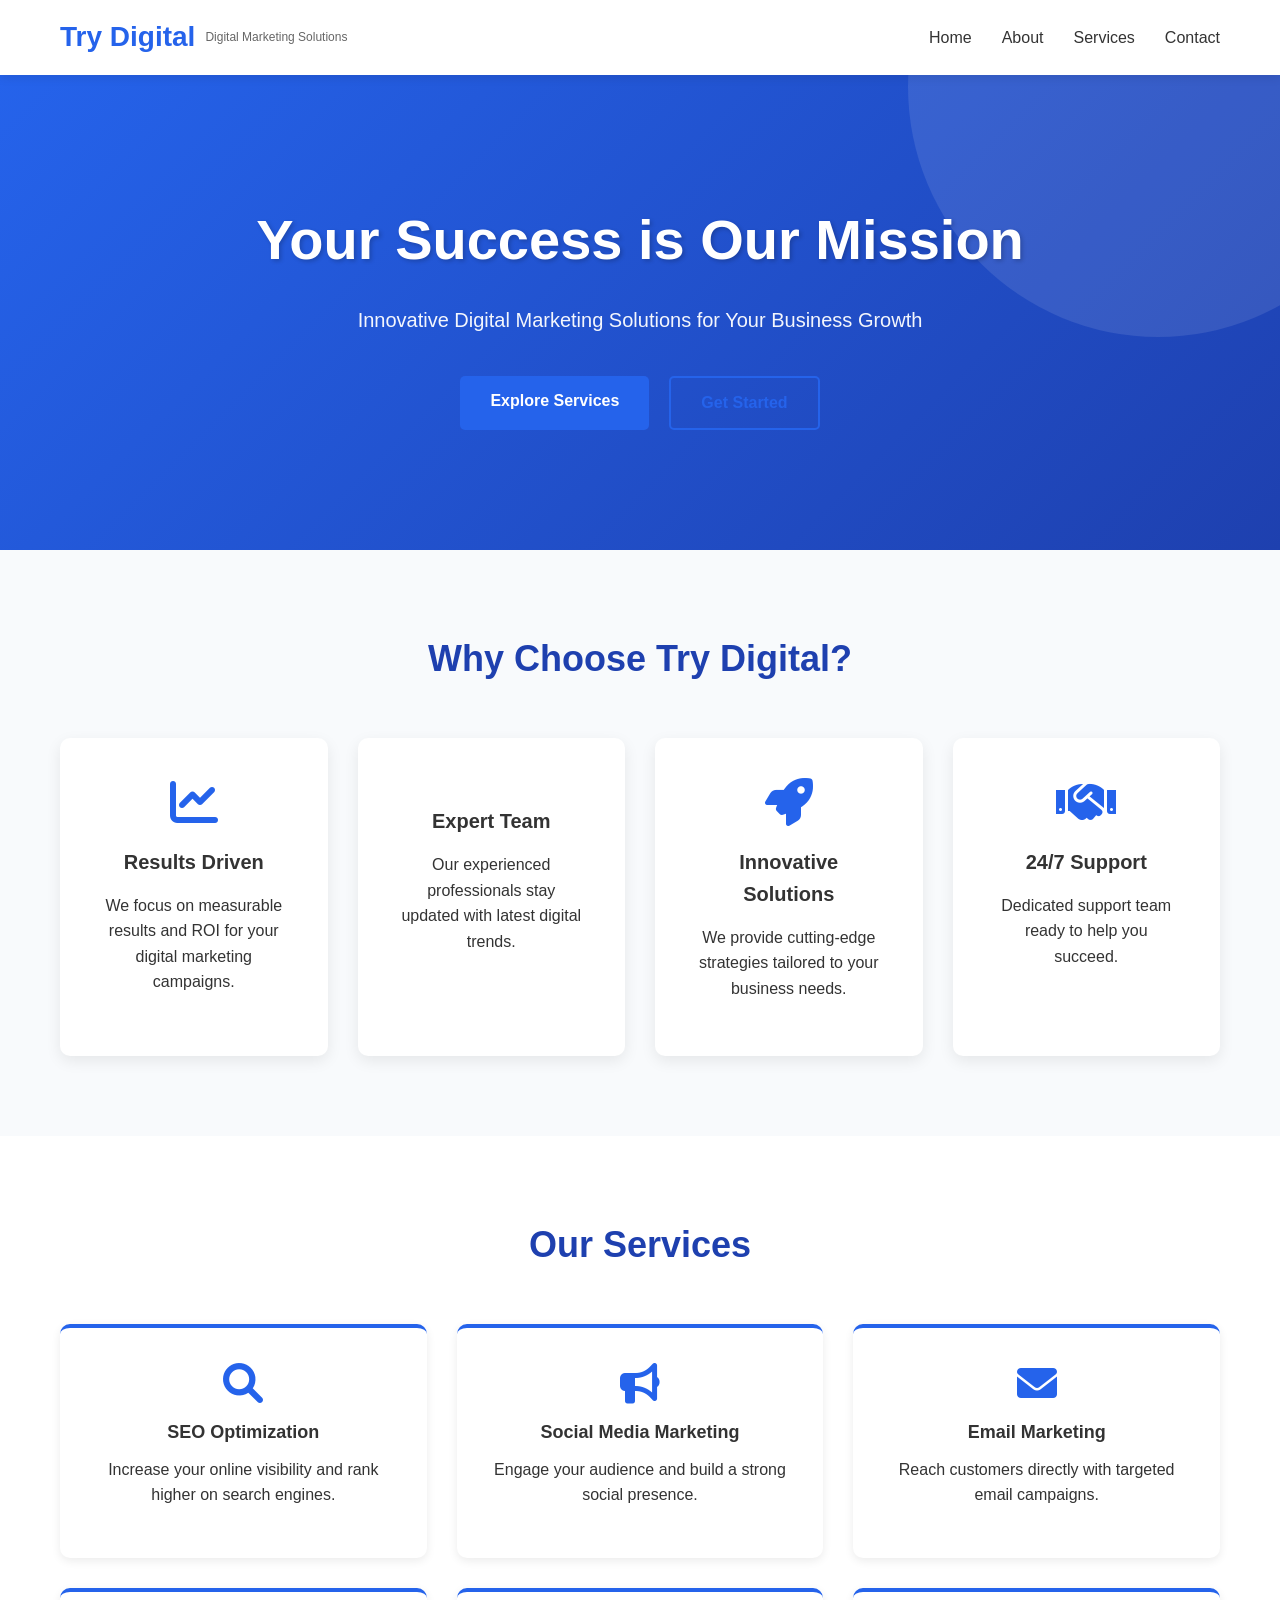
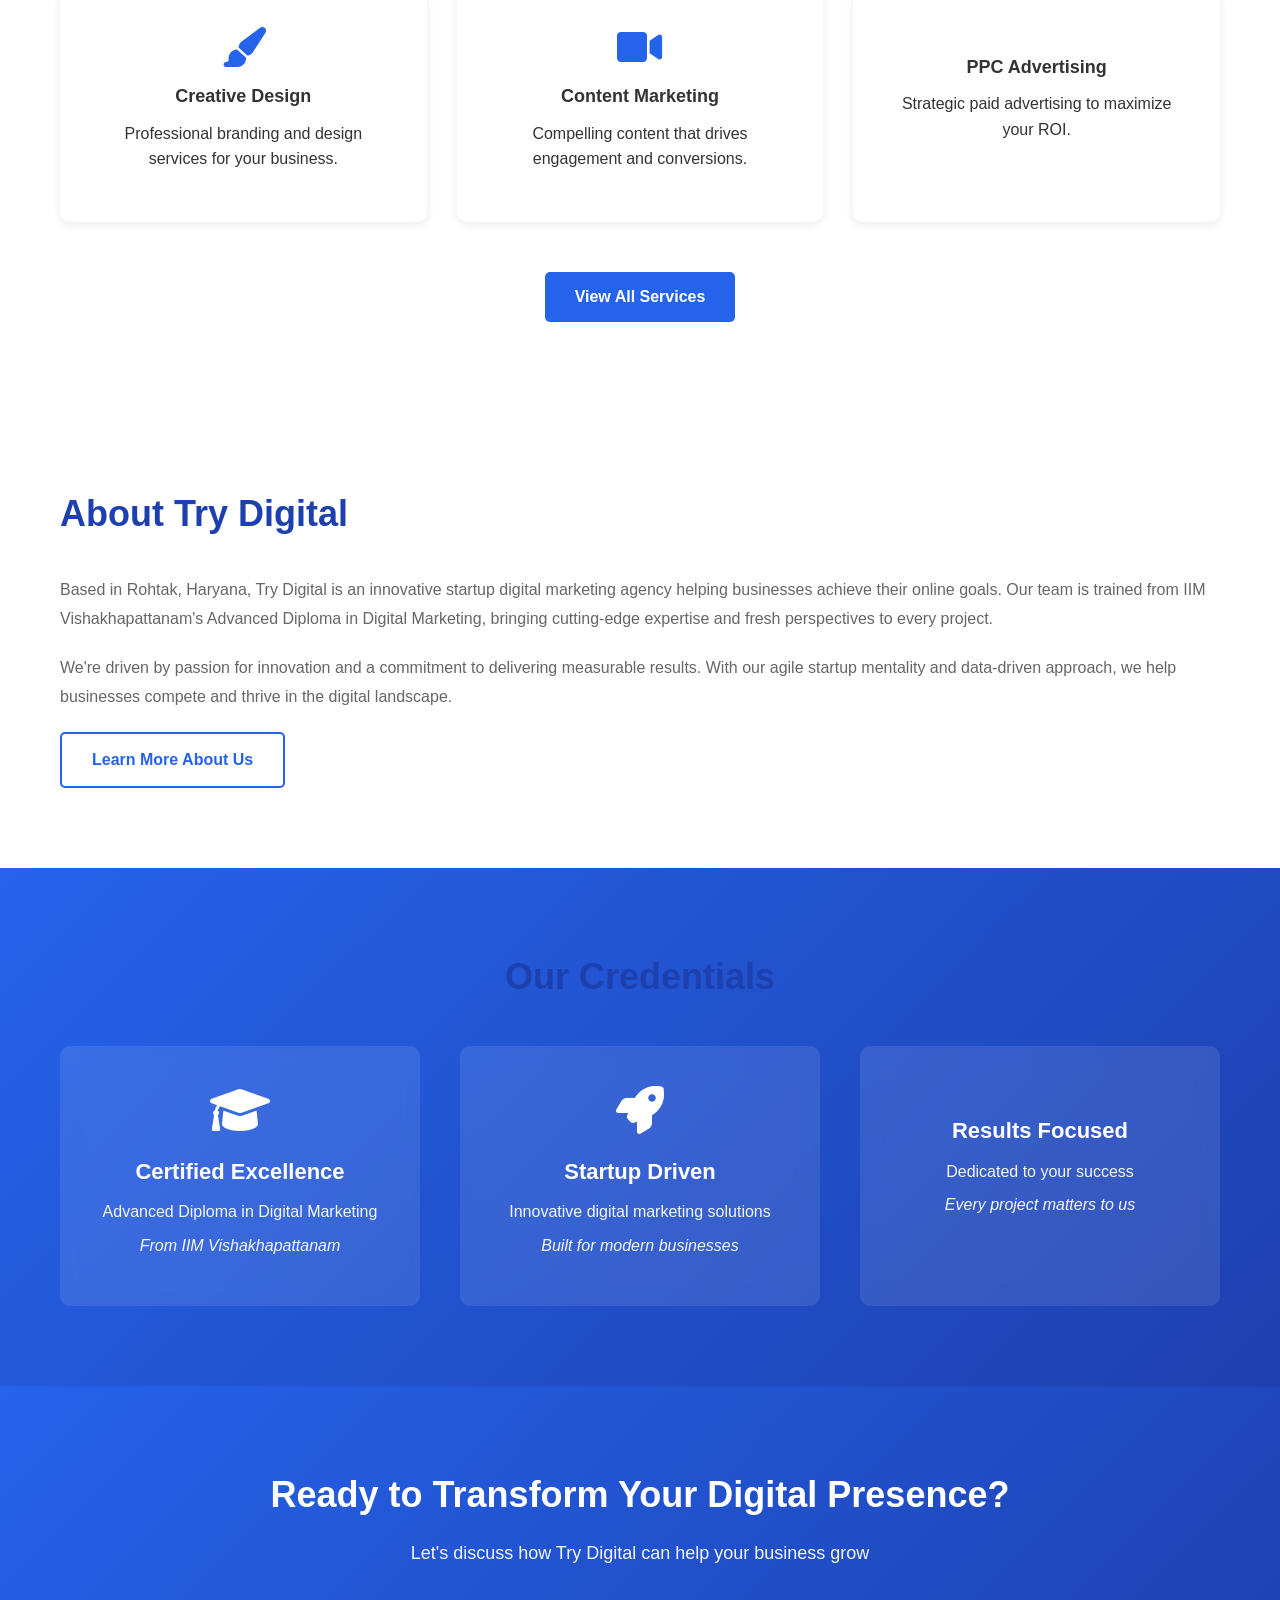
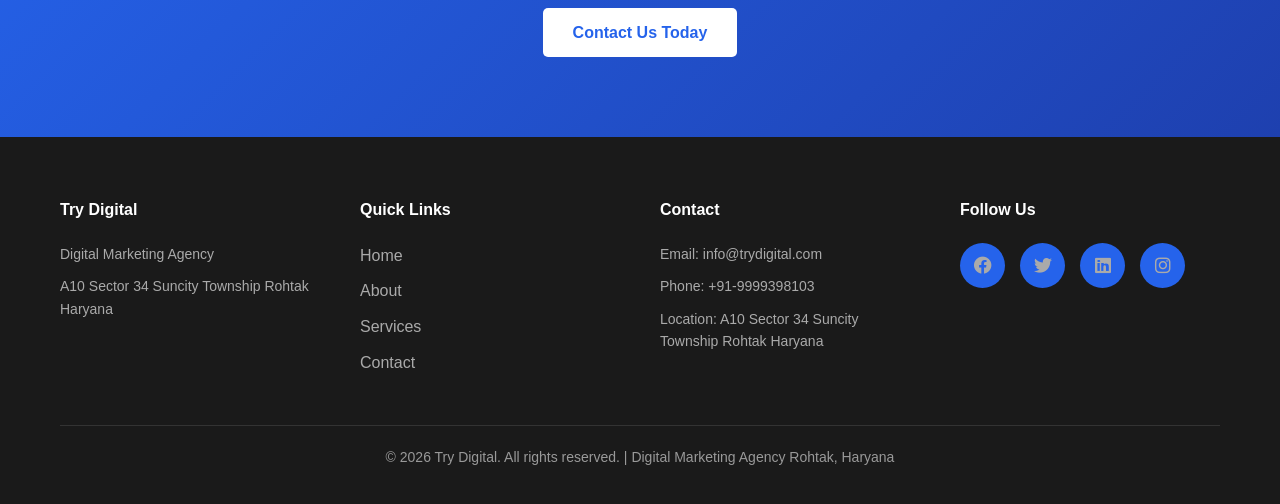
<file: index.html>
<!DOCTYPE html>
<html lang="en">
<head>
    <meta charset="UTF-8">
    <meta name="viewport" content="width=device-width, initial-scale=1.0">
    <title>Try Digital - Digital Marketing Agency Rohtak, Haryana</title>
    <link rel="stylesheet" href="styles.css">
    <link rel="stylesheet" href="https://cdnjs.cloudflare.com/ajax/libs/font-awesome/6.0.0/css/all.min.css">
</head>
<body>
    <!-- Navigation Bar -->
    <nav class="navbar">
        <div class="container">
            <div class="nav-content">
                <div class="logo">
                    <h1>Try Digital</h1>
                    <p class="tagline">Digital Marketing Solutions</p>
                </div>
                <ul class="nav-links">
                    <li><a href="index.html" class="active">Home</a></li>
                    <li><a href="about.html">About</a></li>
                    <li><a href="services.html">Services</a></li>
                    <li><a href="contact.html">Contact</a></li>
                </ul>
            </div>
        </div>
    </nav>

    <!-- Hero Section -->
    <section class="hero">
        <div class="hero-content">
            <h2>Your Success is Our Mission</h2>
            <p>Innovative Digital Marketing Solutions for Your Business Growth</p>
            <div class="hero-buttons">
                <a href="services.html" class="btn btn-primary">Explore Services</a>
                <a href="contact.html" class="btn btn-secondary">Get Started</a>
            </div>
        </div>
    </section>

    <!-- Features Section -->
    <section class="features">
        <div class="container">
            <h2>Why Choose Try Digital?</h2>
            <div class="features-grid">
                <div class="feature-card">
                    <i class="fas fa-chart-line"></i>
                    <h3>Results Driven</h3>
                    <p>We focus on measurable results and ROI for your digital marketing campaigns.</p>
                </div>
                <div class="feature-card">
                    <i class="fas fa-team"></i>
                    <h3>Expert Team</h3>
                    <p>Our experienced professionals stay updated with latest digital trends.</p>
                </div>
                <div class="feature-card">
                    <i class="fas fa-rocket"></i>
                    <h3>Innovative Solutions</h3>
                    <p>We provide cutting-edge strategies tailored to your business needs.</p>
                </div>
                <div class="feature-card">
                    <i class="fas fa-handshake"></i>
                    <h3>24/7 Support</h3>
                    <p>Dedicated support team ready to help you succeed.</p>
                </div>
            </div>
        </div>
    </section>

    <!-- Services Preview Section -->
    <section class="services-preview">
        <div class="container">
            <h2>Our Services</h2>
            <div class="services-grid">
                <div class="service-item">
                    <i class="fas fa-search"></i>
                    <h3>SEO Optimization</h3>
                    <p>Increase your online visibility and rank higher on search engines.</p>
                </div>
                <div class="service-item">
                    <i class="fas fa-bullhorn"></i>
                    <h3>Social Media Marketing</h3>
                    <p>Engage your audience and build a strong social presence.</p>
                </div>
                <div class="service-item">
                    <i class="fas fa-envelope"></i>
                    <h3>Email Marketing</h3>
                    <p>Reach customers directly with targeted email campaigns.</p>
                </div>
                <div class="service-item">
                    <i class="fas fa-paint-brush"></i>
                    <h3>Creative Design</h3>
                    <p>Professional branding and design services for your business.</p>
                </div>
                <div class="service-item">
                    <i class="fas fa-video"></i>
                    <h3>Content Marketing</h3>
                    <p>Compelling content that drives engagement and conversions.</p>
                </div>
                <div class="service-item">
                    <i class="fas fa-ads"></i>
                    <h3>PPC Advertising</h3>
                    <p>Strategic paid advertising to maximize your ROI.</p>
                </div>
            </div>
            <div class="center-button">
                <a href="services.html" class="btn btn-primary">View All Services</a>
            </div>
        </div>
    </section>

    <!-- About Section -->
    <section class="about-preview">
        <div class="container">
            <div class="about-content">
                <div class="about-text">
                    <h2>About Try Digital</h2>
                    <p>Based in Rohtak, Haryana, Try Digital is an innovative startup digital marketing agency helping businesses achieve their online goals. Our team is trained from IIM Vishakhapattanam's Advanced Diploma in Digital Marketing, bringing cutting-edge expertise and fresh perspectives to every project.</p>
                    <p>We're driven by passion for innovation and a commitment to delivering measurable results. With our agile startup mentality and data-driven approach, we help businesses compete and thrive in the digital landscape.</p>
                    <a href="about.html" class="btn btn-secondary">Learn More About Us</a>
                </div>
            </div>
        </div>
    </section>

    <!-- Credentials Section -->
    <section class="credentials">
        <div class="container">
            <h2>Our Credentials</h2>
            <div class="credentials-content">
                <div class="credential-card">
                    <i class="fas fa-graduation-cap"></i>
                    <h3>Certified Excellence</h3>
                    <p>Advanced Diploma in Digital Marketing</p>
                    <p class="credential-institute">From IIM Vishakhapattanam</p>
                </div>
                <div class="credential-card">
                    <i class="fas fa-rocket"></i>
                    <h3>Startup Driven</h3>
                    <p>Innovative digital marketing solutions</p>
                    <p class="credential-institute">Built for modern businesses</p>
                </div>
                <div class="credential-card">
                    <i class="fas fa-target"></i>
                    <h3>Results Focused</h3>
                    <p>Dedicated to your success</p>
                    <p class="credential-institute">Every project matters to us</p>
                </div>
            </div>
        </div>
    </section>

    <!-- CTA Section -->
    <section class="cta">
        <div class="container">
            <h2>Ready to Transform Your Digital Presence?</h2>
            <p>Let's discuss how Try Digital can help your business grow</p>
            <a href="contact.html" class="btn btn-primary">Contact Us Today</a>
        </div>
    </section>

    <!-- Footer -->
    <footer class="footer">
        <div class="container">
            <div class="footer-content">
                <div class="footer-section">
                    <h4>Try Digital</h4>
                    <p>Digital Marketing Agency</p>
                    <p>A10 Sector 34 Suncity Township Rohtak Haryana</p>
                </div>
                <div class="footer-section">
                    <h4>Quick Links</h4>
                    <ul>
                        <li><a href="index.html">Home</a></li>
                        <li><a href="about.html">About</a></li>
                        <li><a href="services.html">Services</a></li>
                        <li><a href="contact.html">Contact</a></li>
                    </ul>
                </div>
                <div class="footer-section">
                    <h4>Contact</h4>
                    <p>Email: info@trydigital.com</p>
                    <p>Phone: +91-9999398103</p>
                    <p>Location: A10 Sector 34 Suncity Township Rohtak Haryana</p>
                </div>
                <div class="footer-section">
                    <h4>Follow Us</h4>
                    <div class="social-links">
                        <a href="#"><i class="fab fa-facebook"></i></a>
                        <a href="#"><i class="fab fa-twitter"></i></a>
                        <a href="#"><i class="fab fa-linkedin"></i></a>
                        <a href="#"><i class="fab fa-instagram"></i></a>
                    </div>
                </div>
            </div>
            <div class="footer-bottom">
                <p>&copy; 2026 Try Digital. All rights reserved. | Digital Marketing Agency Rohtak, Haryana</p>
            </div>
        </div>
    </footer>

    <script src="script.js"></script>
</body>
</html>
</file>
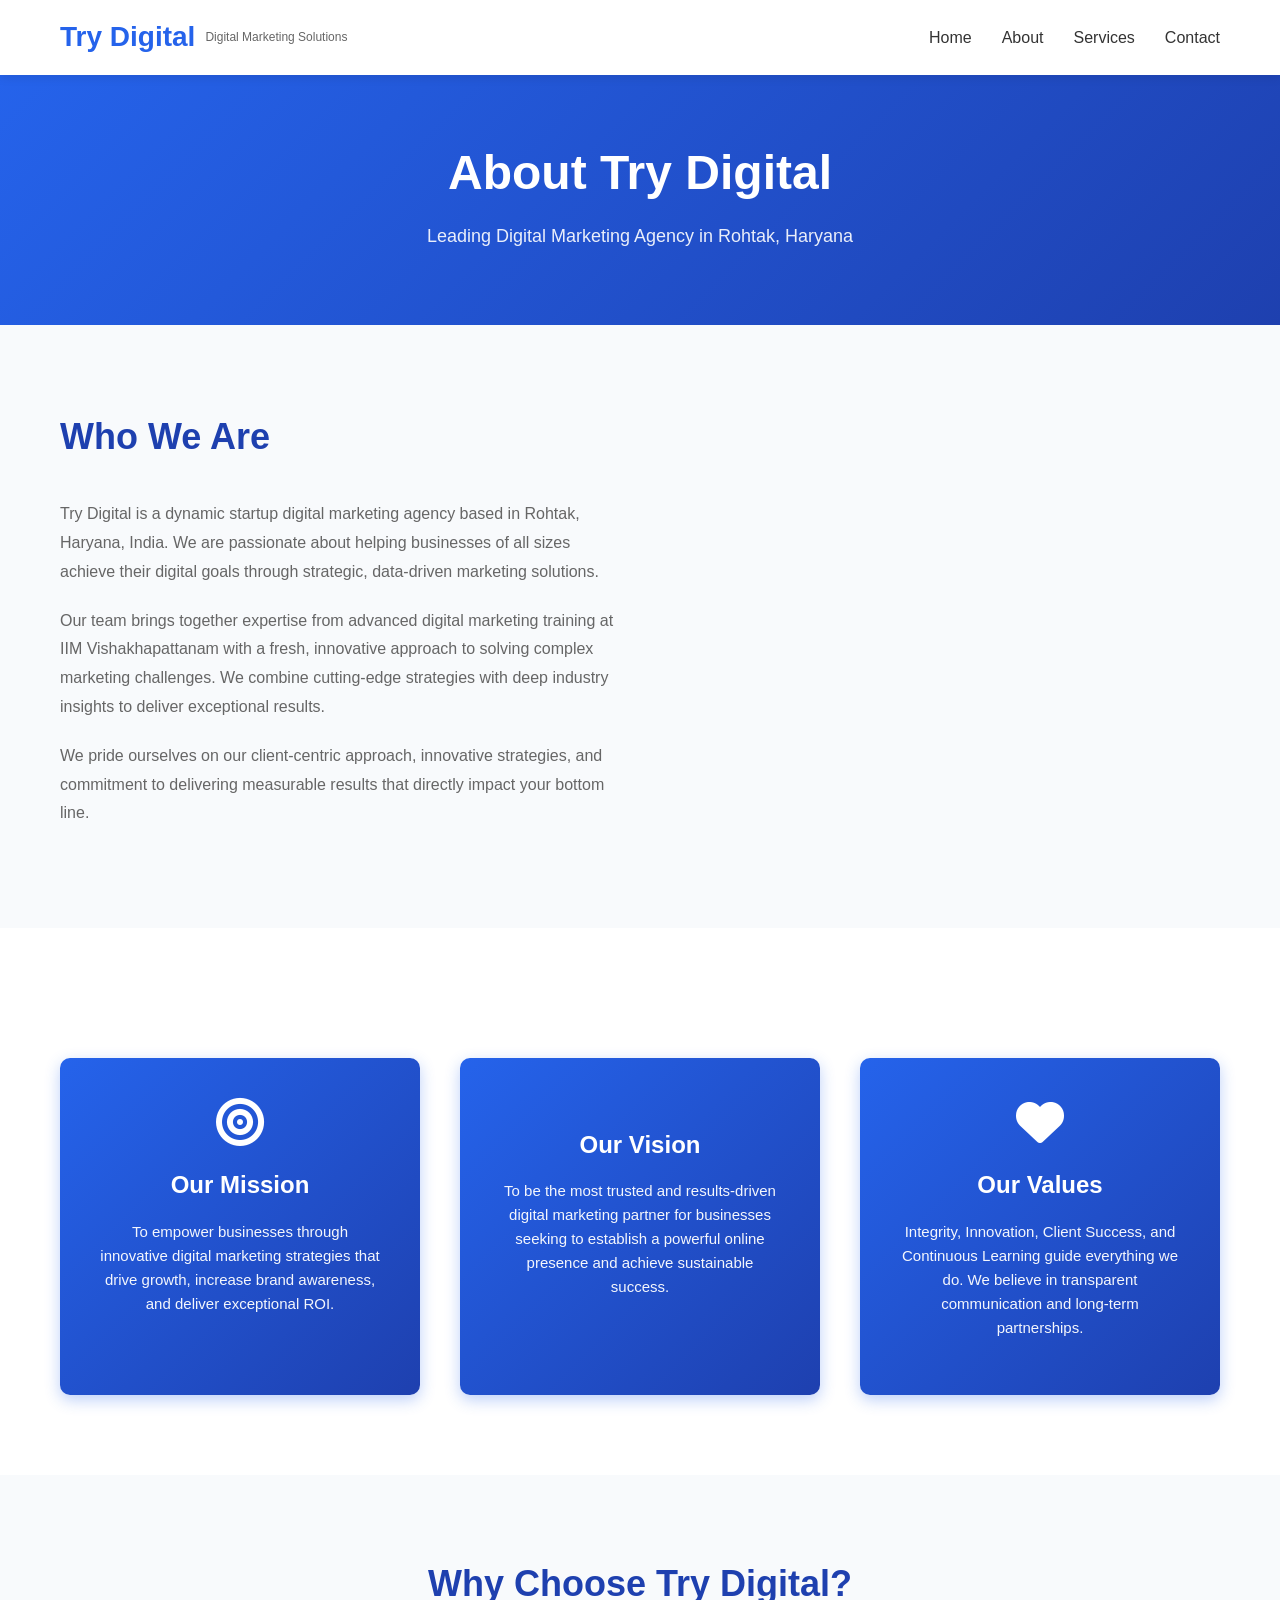
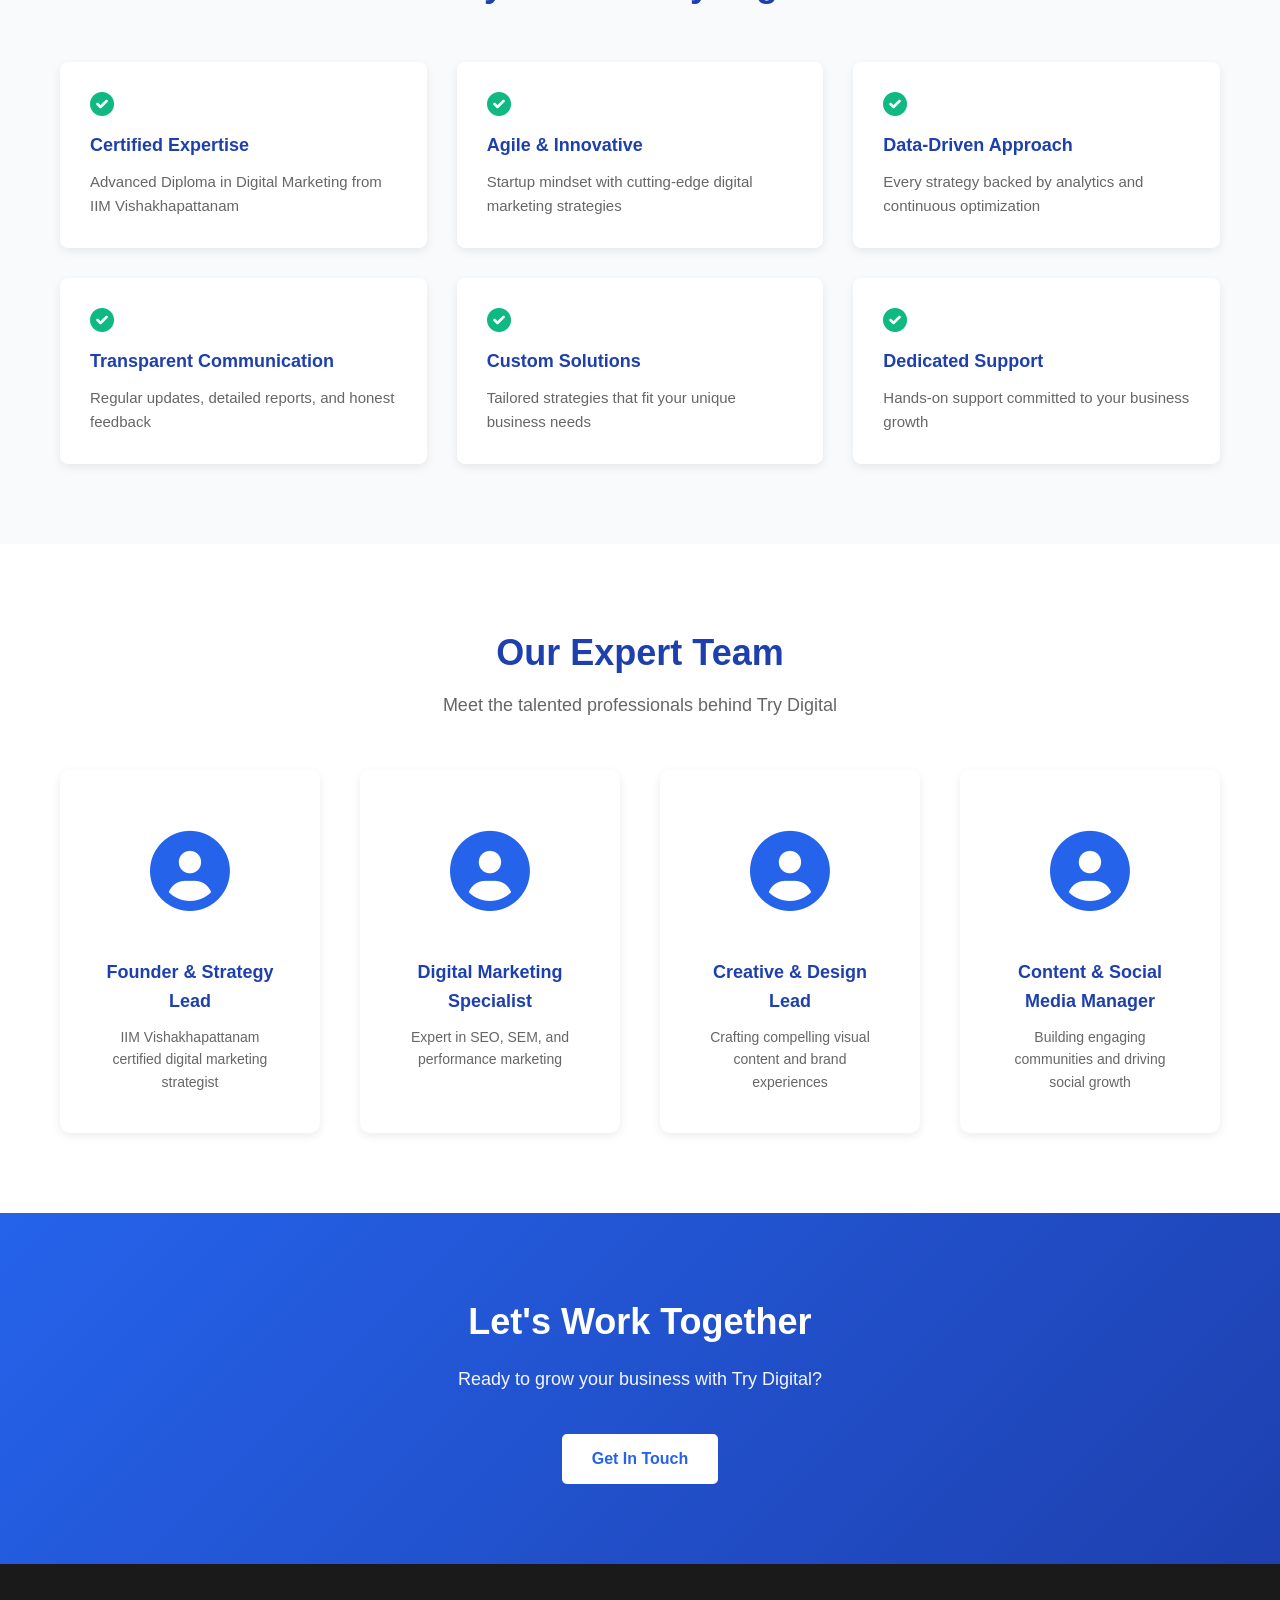
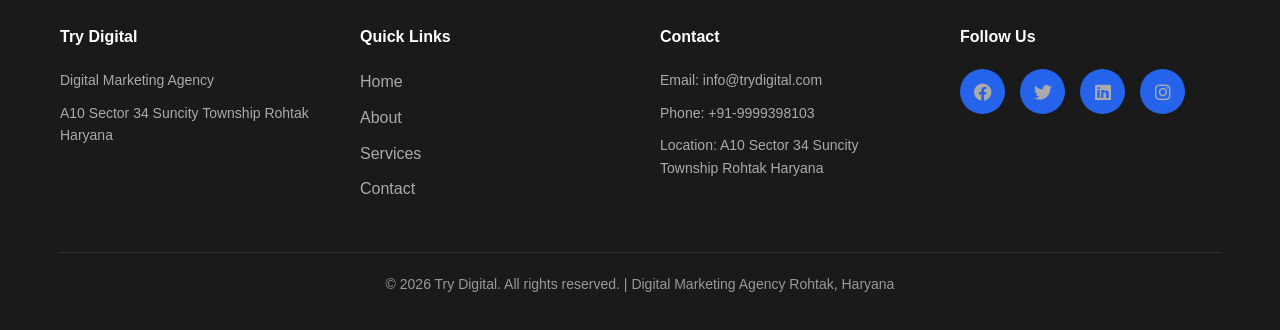
<file: about.html>
<!DOCTYPE html>
<html lang="en">
<head>
    <meta charset="UTF-8">
    <meta name="viewport" content="width=device-width, initial-scale=1.0">
    <title>About Try Digital - Digital Marketing Agency</title>
    <link rel="stylesheet" href="styles.css">
    <link rel="stylesheet" href="https://cdnjs.cloudflare.com/ajax/libs/font-awesome/6.0.0/css/all.min.css">
</head>
<body>
    <!-- Navigation Bar -->
    <nav class="navbar">
        <div class="container">
            <div class="nav-content">
                <div class="logo">
                    <h1>Try Digital</h1>
                    <p class="tagline">Digital Marketing Solutions</p>
                </div>
                <ul class="nav-links">
                    <li><a href="index.html">Home</a></li>
                    <li><a href="about.html" class="active">About</a></li>
                    <li><a href="services.html">Services</a></li>
                    <li><a href="contact.html">Contact</a></li>
                </ul>
            </div>
        </div>
    </nav>

    <!-- Page Header -->
    <section class="page-header">
        <div class="container">
            <h1>About Try Digital</h1>
            <p>Leading Digital Marketing Agency in Rohtak, Haryana</p>
        </div>
    </section>

    <!-- About Content -->
    <section class="about-section">
        <div class="container">
            <div class="about-grid">
                <div class="about-text">
                    <h2>Who We Are</h2>
                    <p>Try Digital is a dynamic startup digital marketing agency based in Rohtak, Haryana, India. We are passionate about helping businesses of all sizes achieve their digital goals through strategic, data-driven marketing solutions.</p>
                    <p>Our team brings together expertise from advanced digital marketing training at IIM Vishakhapattanam with a fresh, innovative approach to solving complex marketing challenges. We combine cutting-edge strategies with deep industry insights to deliver exceptional results.</p>
                    <p>We pride ourselves on our client-centric approach, innovative strategies, and commitment to delivering measurable results that directly impact your bottom line.</p>
                </div>
            </div>
        </div>
    </section>

    <!-- Mission & Vision -->
    <section class="mission-vision">
        <div class="container">
            <div class="mv-grid">
                <div class="mv-card">
                    <i class="fas fa-bullseye"></i>
                    <h3>Our Mission</h3>
                    <p>To empower businesses through innovative digital marketing strategies that drive growth, increase brand awareness, and deliver exceptional ROI.</p>
                </div>
                <div class="mv-card">
                    <i class="fas fa-telescope"></i>
                    <h3>Our Vision</h3>
                    <p>To be the most trusted and results-driven digital marketing partner for businesses seeking to establish a powerful online presence and achieve sustainable success.</p>
                </div>
                <div class="mv-card">
                    <i class="fas fa-heart"></i>
                    <h3>Our Values</h3>
                    <p>Integrity, Innovation, Client Success, and Continuous Learning guide everything we do. We believe in transparent communication and long-term partnerships.</p>
                </div>
            </div>
        </div>
    </section>

    <!-- Why Choose Us -->
    <section class="why-choose">
        <div class="container">
            <h2>Why Choose Try Digital?</h2>
            <div class="choose-grid">
                <div class="choose-item">
                    <i class="fas fa-check-circle"></i>
                    <h4>Certified Expertise</h4>
                    <p>Advanced Diploma in Digital Marketing from IIM Vishakhapattanam</p>
                </div>
                <div class="choose-item">
                    <i class="fas fa-check-circle"></i>
                    <h4>Agile & Innovative</h4>
                    <p>Startup mindset with cutting-edge digital marketing strategies</p>
                </div>
                <div class="choose-item">
                    <i class="fas fa-check-circle"></i>
                    <h4>Data-Driven Approach</h4>
                    <p>Every strategy backed by analytics and continuous optimization</p>
                </div>
                <div class="choose-item">
                    <i class="fas fa-check-circle"></i>
                    <h4>Transparent Communication</h4>
                    <p>Regular updates, detailed reports, and honest feedback</p>
                </div>
                <div class="choose-item">
                    <i class="fas fa-check-circle"></i>
                    <h4>Custom Solutions</h4>
                    <p>Tailored strategies that fit your unique business needs</p>
                </div>
                <div class="choose-item">
                    <i class="fas fa-check-circle"></i>
                    <h4>Dedicated Support</h4>
                    <p>Hands-on support committed to your business growth</p>
                </div>
            </div>
        </div>
    </section>

    <!-- Team Section -->
    <section class="team">
        <div class="container">
            <h2>Our Expert Team</h2>
            <p class="section-subtitle">Meet the talented professionals behind Try Digital</p>
            <div class="team-grid">
                <div class="team-member">
                    <div class="member-image">
                        <i class="fas fa-user-circle"></i>
                    </div>
                    <h4>Founder & Strategy Lead</h4>
                    <p>IIM Vishakhapattanam certified digital marketing strategist</p>
                </div>
                <div class="team-member">
                    <div class="member-image">
                        <i class="fas fa-user-circle"></i>
                    </div>
                    <h4>Digital Marketing Specialist</h4>
                    <p>Expert in SEO, SEM, and performance marketing</p>
                </div>
                <div class="team-member">
                    <div class="member-image">
                        <i class="fas fa-user-circle"></i>
                    </div>
                    <h4>Creative & Design Lead</h4>
                    <p>Crafting compelling visual content and brand experiences</p>
                </div>
                <div class="team-member">
                    <div class="member-image">
                        <i class="fas fa-user-circle"></i>
                    </div>
                    <h4>Content & Social Media Manager</h4>
                    <p>Building engaging communities and driving social growth</p>
                </div>
            </div>
        </div>
    </section>

    <!-- Call to Action -->
    <section class="cta">
        <div class="container">
            <h2>Let's Work Together</h2>
            <p>Ready to grow your business with Try Digital?</p>
            <a href="contact.html" class="btn btn-primary">Get In Touch</a>
        </div>
    </section>

    <!-- Footer -->
    <footer class="footer">
        <div class="container">
            <div class="footer-content">
                <div class="footer-section">
                    <h4>Try Digital</h4>
                    <p>Digital Marketing Agency</p>
                    <p>A10 Sector 34 Suncity Township Rohtak Haryana</p>
                </div>
                <div class="footer-section">
                    <h4>Quick Links</h4>
                    <ul>
                        <li><a href="index.html">Home</a></li>
                        <li><a href="about.html">About</a></li>
                        <li><a href="services.html">Services</a></li>
                        <li><a href="contact.html">Contact</a></li>
                    </ul>
                </div>
                <div class="footer-section">
                    <h4>Contact</h4>
                    <p>Email: info@trydigital.com</p>
                    <p>Phone: +91-9999398103</p>
                    <p>Location: A10 Sector 34 Suncity Township Rohtak Haryana</p>
                </div>
                <div class="footer-section">
                    <h4>Follow Us</h4>
                    <div class="social-links">
                        <a href="#"><i class="fab fa-facebook"></i></a>
                        <a href="#"><i class="fab fa-twitter"></i></a>
                        <a href="#"><i class="fab fa-linkedin"></i></a>
                        <a href="#"><i class="fab fa-instagram"></i></a>
                    </div>
                </div>
            </div>
            <div class="footer-bottom">
                <p>&copy; 2026 Try Digital. All rights reserved. | Digital Marketing Agency Rohtak, Haryana</p>
            </div>
        </div>
    </footer>

    <script src="script.js"></script>
</body>
</html>
</file>
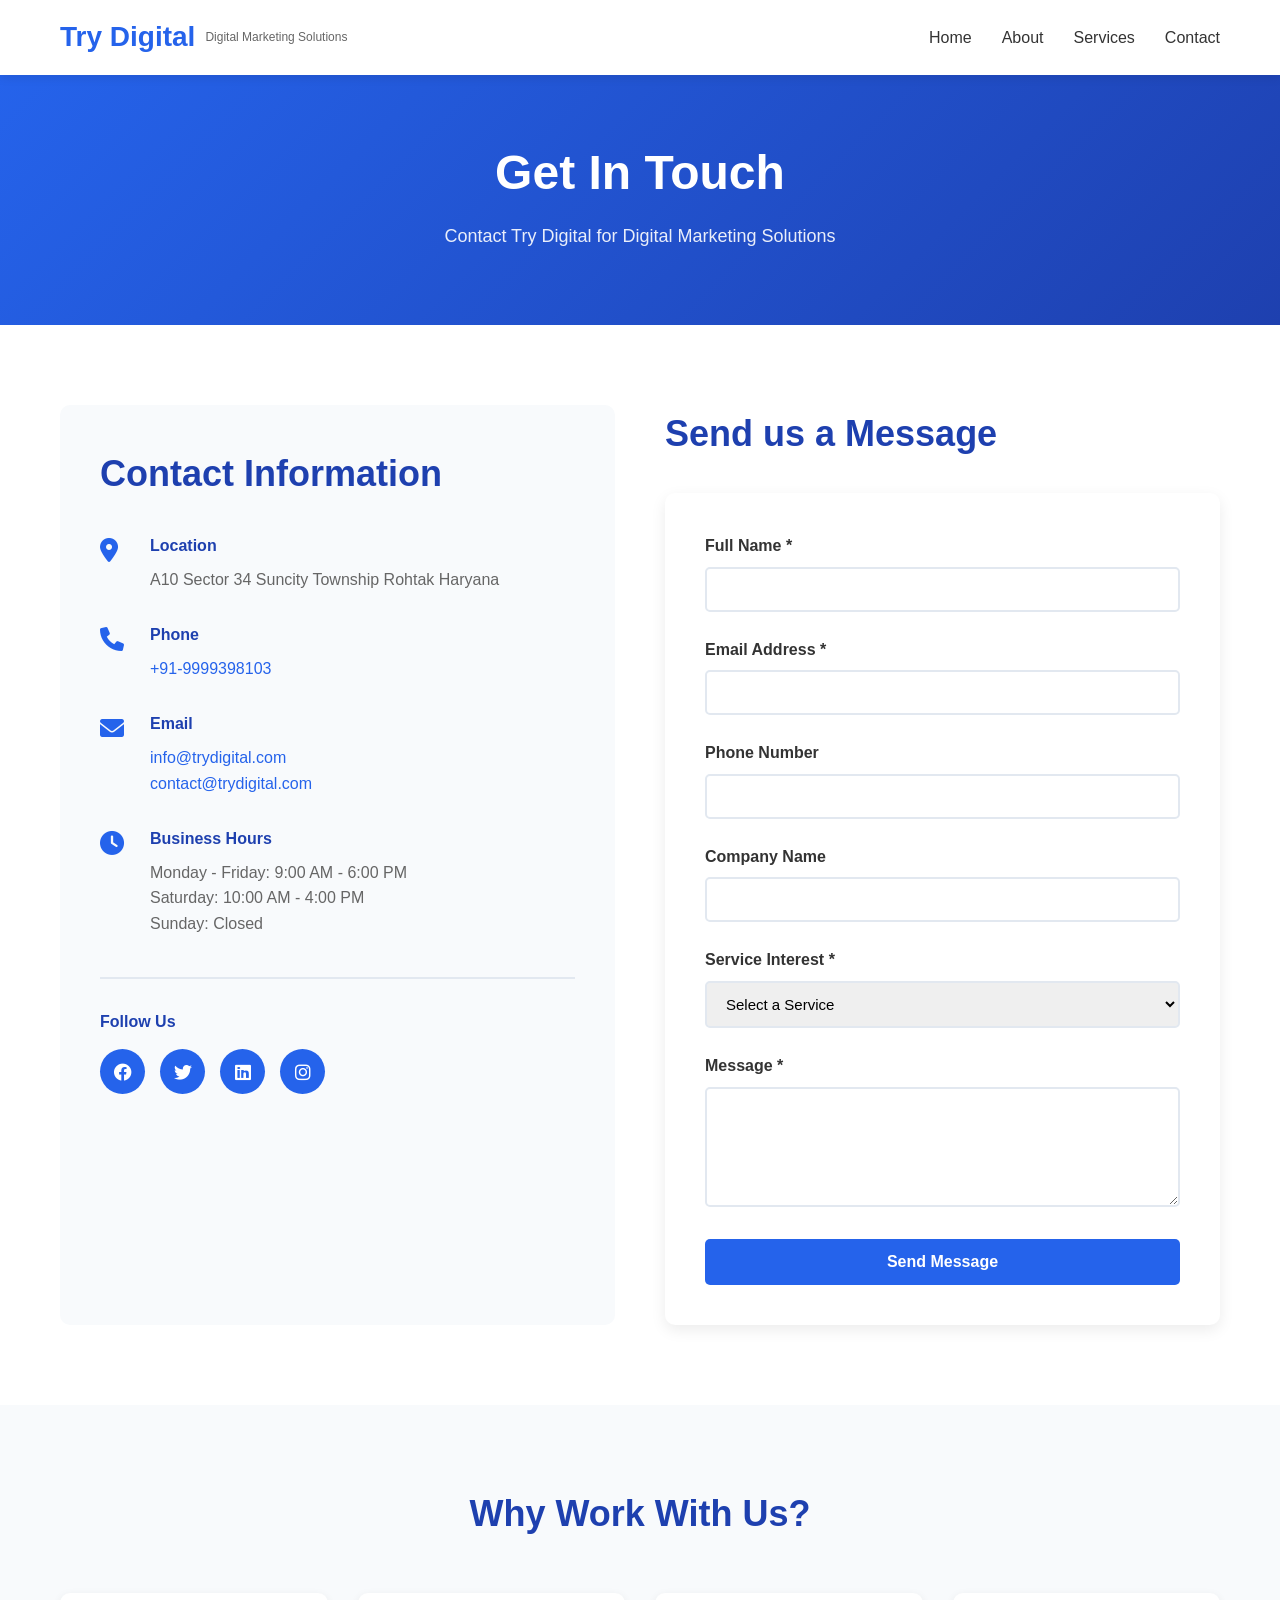
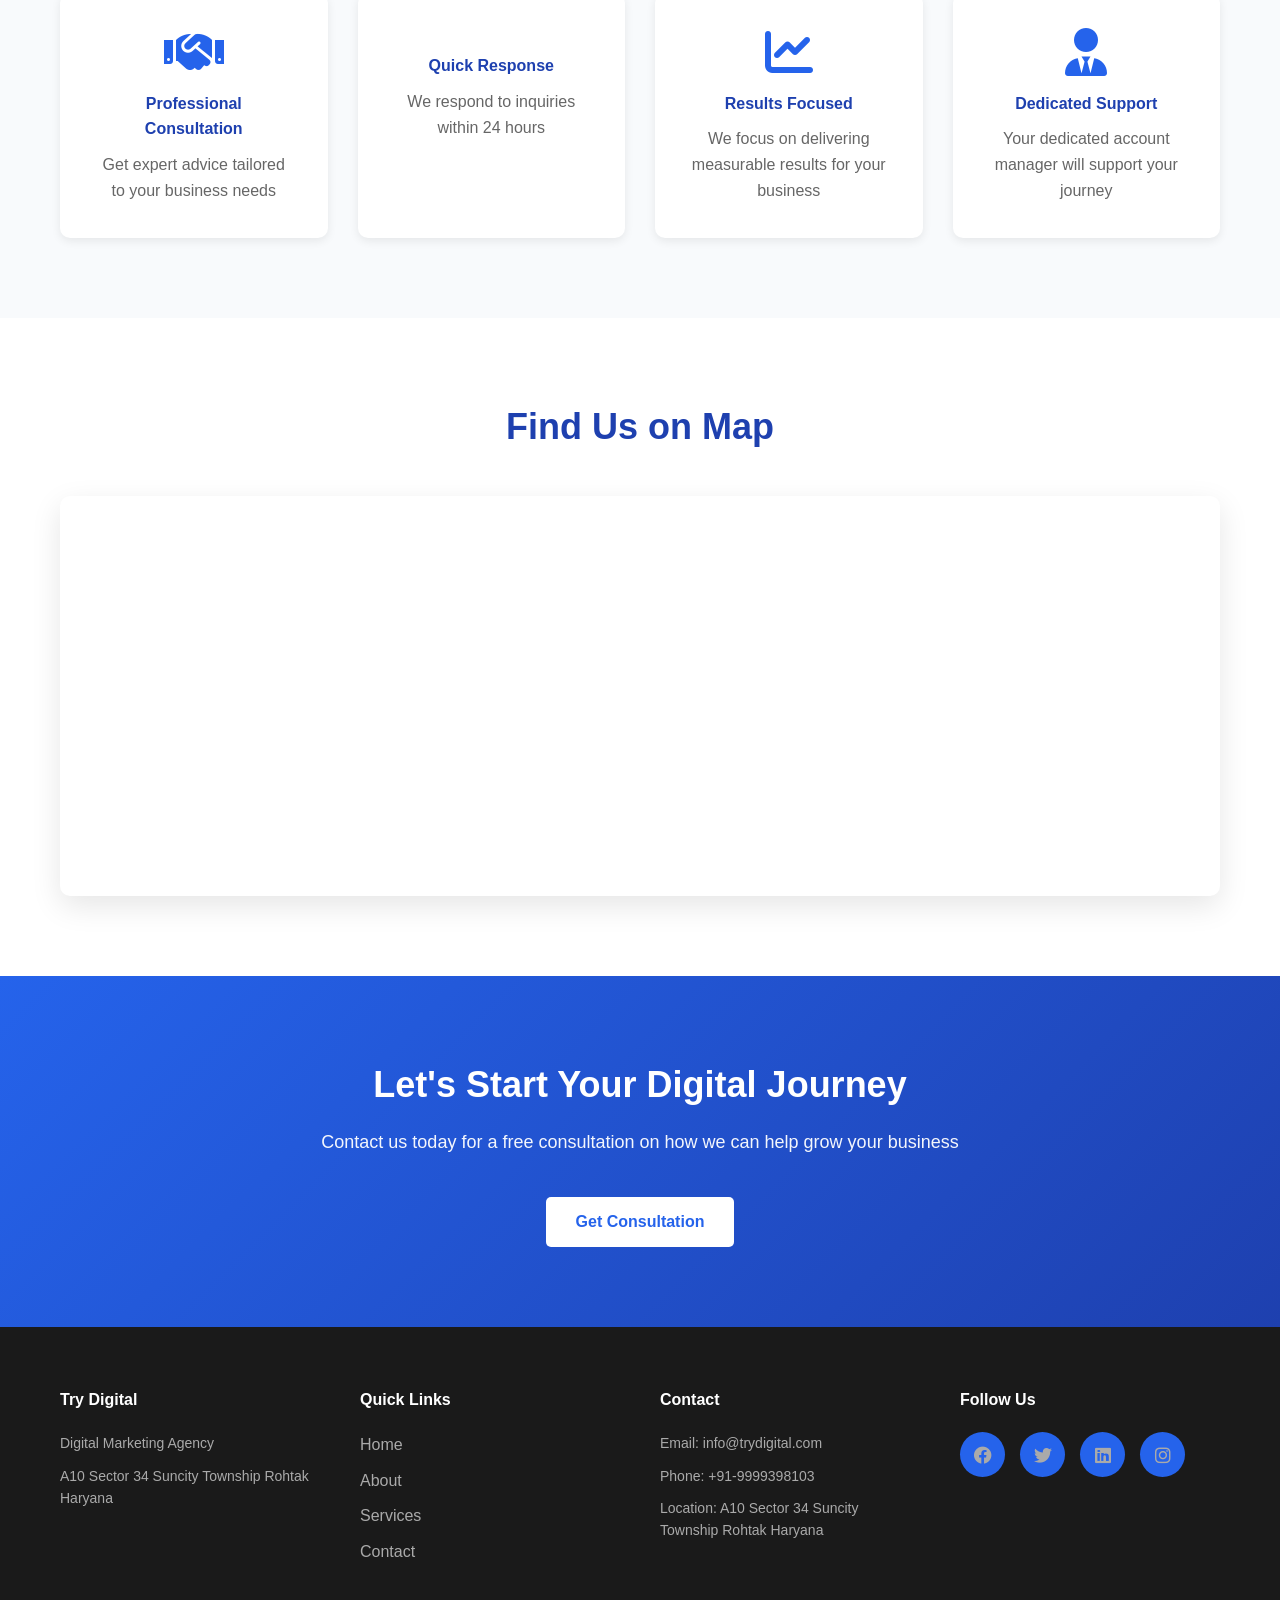
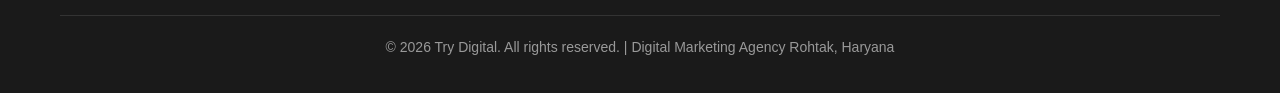
<file: contact.html>
<!DOCTYPE html>
<html lang="en">
<head>
    <meta charset="UTF-8">
    <meta name="viewport" content="width=device-width, initial-scale=1.0">
    <title>Contact Try Digital - Digital Marketing Agency Rohtak</title>
    <link rel="stylesheet" href="styles.css">
    <link rel="stylesheet" href="https://cdnjs.cloudflare.com/ajax/libs/font-awesome/6.0.0/css/all.min.css">
</head>
<body>
    <!-- Navigation Bar -->
    <nav class="navbar">
        <div class="container">
            <div class="nav-content">
                <div class="logo">
                    <h1>Try Digital</h1>
                    <p class="tagline">Digital Marketing Solutions</p>
                </div>
                <ul class="nav-links">
                    <li><a href="index.html">Home</a></li>
                    <li><a href="about.html">About</a></li>
                    <li><a href="services.html">Services</a></li>
                    <li><a href="contact.html" class="active">Contact</a></li>
                </ul>
            </div>
        </div>
    </nav>

    <!-- Page Header -->
    <section class="page-header">
        <div class="container">
            <h1>Get In Touch</h1>
            <p>Contact Try Digital for Digital Marketing Solutions</p>
        </div>
    </section>

    <!-- Contact Section -->
    <section class="contact-section">
        <div class="container">
            <div class="contact-grid">
                <!-- Contact Info -->
                <div class="contact-info">
                    <h2>Contact Information</h2>
                    
                    <div class="info-item">
                        <i class="fas fa-map-marker-alt"></i>
                        <div>
                            <h4>Location</h4>
                            <p>A10 Sector 34 Suncity Township Rohtak Haryana</p>
                        </div>
                    </div>

                    <div class="info-item">
                        <i class="fas fa-phone"></i>
                        <div>
                            <h4>Phone</h4>
                            <p><a href="tel:+919999398103">+91-9999398103</a></p>
                        </div>
                    </div>

                    <div class="info-item">
                        <i class="fas fa-envelope"></i>
                        <div>
                            <h4>Email</h4>
                            <p><a href="mailto:info@trydigital.com">info@trydigital.com</a></p>
                            <p><a href="mailto:contact@trydigital.com">contact@trydigital.com</a></p>
                        </div>
                    </div>

                    <div class="info-item">
                        <i class="fas fa-clock"></i>
                        <div>
                            <h4>Business Hours</h4>
                            <p>Monday - Friday: 9:00 AM - 6:00 PM</p>
                            <p>Saturday: 10:00 AM - 4:00 PM</p>
                            <p>Sunday: Closed</p>
                        </div>
                    </div>

                    <div class="social-section">
                        <h4>Follow Us</h4>
                        <div class="social-links">
                            <a href="#"><i class="fab fa-facebook"></i></a>
                            <a href="#"><i class="fab fa-twitter"></i></a>
                            <a href="#"><i class="fab fa-linkedin"></i></a>
                            <a href="#"><i class="fab fa-instagram"></i></a>
                        </div>
                    </div>
                </div>

                <!-- Contact Form -->
                <div class="contact-form-wrapper">
                    <h2>Send us a Message</h2>
                    <form class="contact-form" id="contactForm">
                        <div class="form-group">
                            <label for="name">Full Name *</label>
                            <input type="text" id="name" name="name" required>
                        </div>

                        <div class="form-group">
                            <label for="email">Email Address *</label>
                            <input type="email" id="email" name="email" required>
                        </div>

                        <div class="form-group">
                            <label for="phone">Phone Number</label>
                            <input type="tel" id="phone" name="phone">
                        </div>

                        <div class="form-group">
                            <label for="company">Company Name</label>
                            <input type="text" id="company" name="company">
                        </div>

                        <div class="form-group">
                            <label for="service">Service Interest *</label>
                            <select id="service" name="service" required>
                                <option value="">Select a Service</option>
                                <option value="seo">SEO Optimization</option>
                                <option value="social">Social Media Marketing</option>
                                <option value="email">Email Marketing</option>
                                <option value="design">Creative Design</option>
                                <option value="content">Content Marketing</option>
                                <option value="ppc">PPC Advertising</option>
                                <option value="web">Web Development</option>
                                <option value="other">Other</option>
                            </select>
                        </div>

                        <div class="form-group">
                            <label for="message">Message *</label>
                            <textarea id="message" name="message" rows="5" required></textarea>
                        </div>

                        <button type="submit" class="btn btn-primary">Send Message</button>
                    </form>
                </div>
            </div>
        </div>
    </section>

    <!-- Why Contact Us -->
    <section class="why-contact">
        <div class="container">
            <h2>Why Work With Us?</h2>
            <div class="contact-benefits">
                <div class="benefit-item">
                    <i class="fas fa-handshake"></i>
                    <h4>Professional Consultation</h4>
                    <p>Get expert advice tailored to your business needs</p>
                </div>
                <div class="benefit-item">
                    <i class="fas fa-lightning-bolt"></i>
                    <h4>Quick Response</h4>
                    <p>We respond to inquiries within 24 hours</p>
                </div>
                <div class="benefit-item">
                    <i class="fas fa-chart-line"></i>
                    <h4>Results Focused</h4>
                    <p>We focus on delivering measurable results for your business</p>
                </div>
                <div class="benefit-item">
                    <i class="fas fa-user-tie"></i>
                    <h4>Dedicated Support</h4>
                    <p>Your dedicated account manager will support your journey</p>
                </div>
            </div>
        </div>
    </section>

    <!-- Map Section -->
    <section class="map-section">
        <div class="container">
            <h2>Find Us on Map</h2>
            <div class="map-container">
                <iframe src="https://www.google.com/maps/embed?pb=!1m18!1m12!1m3!1d3428.3024486265717!2d76.6156!3d29.2081!2m3!1f0!2f0!3f0!3m2!1i1024!2i768!4f13.1!3m3!1m2!1s0x390d92f00000001%3A0x1!2sRohtak%2C%20Haryana!5e0!3m2!1sen!2sin!4v1234567890" width="100%" height="400" style="border:0;" allowfullscreen="" loading="lazy"></iframe>
            </div>
        </div>
    </section>

    <!-- CTA Section -->
    <section class="cta">
        <div class="container">
            <h2>Let's Start Your Digital Journey</h2>
            <p>Contact us today for a free consultation on how we can help grow your business</p>
            <a href="#contactForm" class="btn btn-primary">Get Consultation</a>
        </div>
    </section>

    <!-- Footer -->
    <footer class="footer">
        <div class="container">
            <div class="footer-content">
                <div class="footer-section">
                    <h4>Try Digital</h4>
                    <p>Digital Marketing Agency</p>
                    <p>A10 Sector 34 Suncity Township Rohtak Haryana</p>
                </div>
                <div class="footer-section">
                    <h4>Quick Links</h4>
                    <ul>
                        <li><a href="index.html">Home</a></li>
                        <li><a href="about.html">About</a></li>
                        <li><a href="services.html">Services</a></li>
                        <li><a href="contact.html">Contact</a></li>
                    </ul>
                </div>
                <div class="footer-section">
                    <h4>Contact</h4>
                    <p>Email: info@trydigital.com</p>
                    <p>Phone: +91-9999398103</p>
                    <p>Location: A10 Sector 34 Suncity Township Rohtak Haryana</p>
                </div>
                <div class="footer-section">
                    <h4>Follow Us</h4>
                    <div class="social-links">
                        <a href="#"><i class="fab fa-facebook"></i></a>
                        <a href="#"><i class="fab fa-twitter"></i></a>
                        <a href="#"><i class="fab fa-linkedin"></i></a>
                        <a href="#"><i class="fab fa-instagram"></i></a>
                    </div>
                </div>
            </div>
            <div class="footer-bottom">
                <p>&copy; 2026 Try Digital. All rights reserved. | Digital Marketing Agency Rohtak, Haryana</p>
            </div>
        </div>
    </footer>

    <script src="script.js"></script>
</body>
</html>
</file>
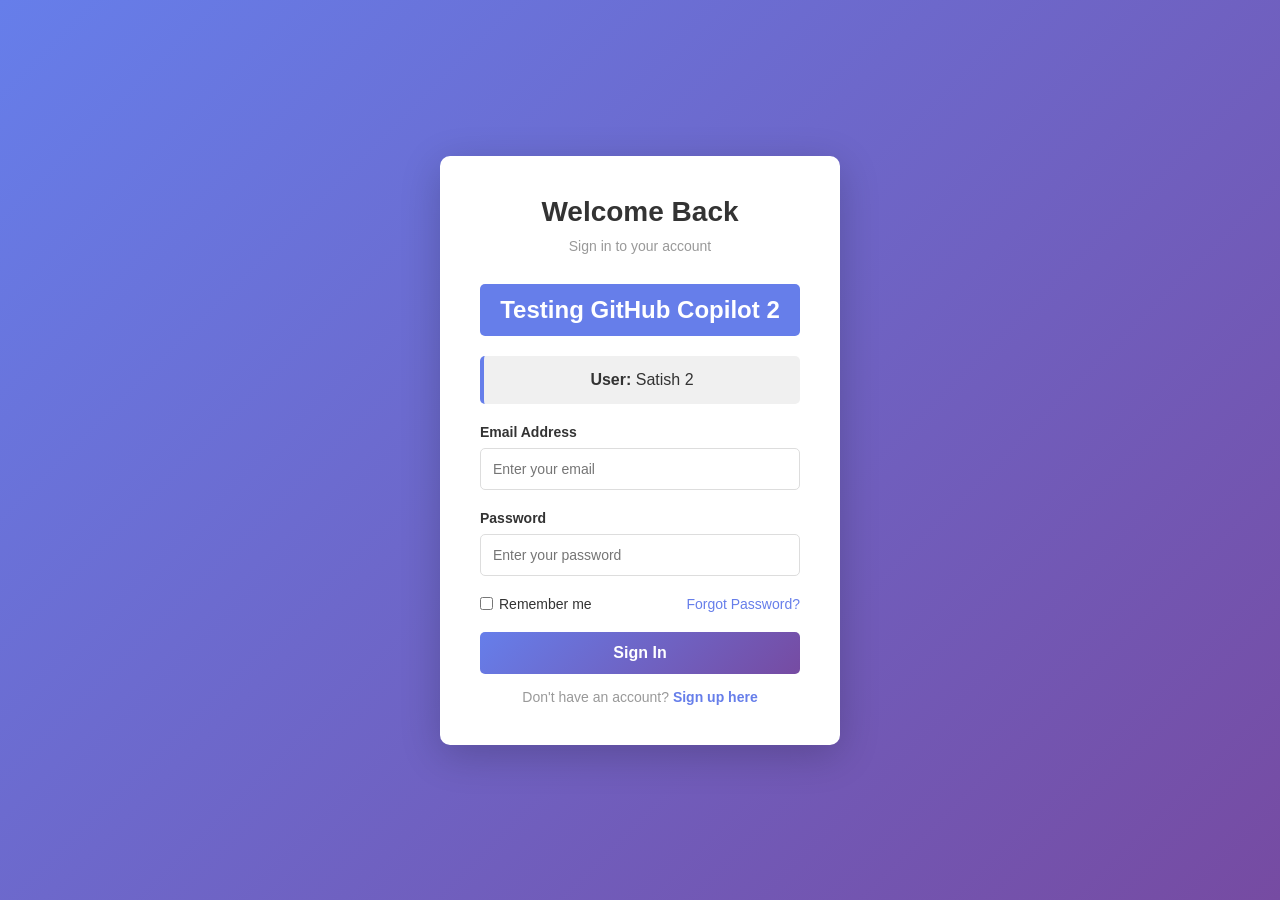
<file: login.html>
<!DOCTYPE html>
<html lang="en">
<head>
    <meta charset="UTF-8">
    <meta name="viewport" content="width=device-width, initial-scale=1.0">
    <title>Login - GitHub Copilot</title>
    <style>
        * {
            margin: 0;
            padding: 0;
            box-sizing: border-box;
        }

        body {
            font-family: -apple-system, BlinkMacSystemFont, 'Segoe UI', Roboto, 'Helvetica Neue', Arial, sans-serif;
            background: linear-gradient(135deg, #667eea 0%, #764ba2 100%);
            min-height: 100vh;
            display: flex;
            justify-content: center;
            align-items: center;
            padding: 20px;
        }

        .login-container {
            background: white;
            border-radius: 10px;
            box-shadow: 0 10px 40px rgba(0, 0, 0, 0.2);
            width: 100%;
            max-width: 400px;
            padding: 40px;
        }

        .login-header {
            text-align: center;
            margin-bottom: 30px;
        }

        .login-header h1 {
            color: #333;
            font-size: 28px;
            margin-bottom: 10px;
        }

        .login-header p {
            color: #999;
            font-size: 14px;
        }

        .form-group {
            margin-bottom: 20px;
        }

        label {
            display: block;
            color: #333;
            font-weight: 600;
            margin-bottom: 8px;
            font-size: 14px;
        }

        input[type="email"],
        input[type="password"] {
            width: 100%;
            padding: 12px;
            border: 1px solid #ddd;
            border-radius: 5px;
            font-size: 14px;
            transition: border-color 0.3s ease;
        }

        input[type="email"]:focus,
        input[type="password"]:focus {
            outline: none;
            border-color: #667eea;
            box-shadow: 0 0 0 3px rgba(102, 126, 234, 0.1);
        }

        .remember-forgot {
            display: flex;
            justify-content: space-between;
            align-items: center;
            margin-bottom: 20px;
            font-size: 14px;
        }

        .remember-forgot a {
            color: #667eea;
            text-decoration: none;
        }

        .remember-forgot a:hover {
            text-decoration: underline;
        }

        .checkbox-wrapper {
            display: flex;
            align-items: center;
        }

        .checkbox-wrapper input[type="checkbox"] {
            margin-right: 6px;
            cursor: pointer;
        }

        .checkbox-wrapper label {
            margin: 0;
            cursor: pointer;
            font-weight: normal;
        }

        .login-btn {
            width: 100%;
            padding: 12px;
            background: linear-gradient(135deg, #667eea 0%, #764ba2 100%);
            color: white;
            border: none;
            border-radius: 5px;
            font-size: 16px;
            font-weight: 600;
            cursor: pointer;
            transition: transform 0.2s ease, box-shadow 0.2s ease;
            margin-bottom: 15px;
        }

        .login-btn:hover {
            transform: translateY(-2px);
            box-shadow: 0 5px 20px rgba(102, 126, 234, 0.4);
        }

        .login-btn:active {
            transform: translateY(0);
        }

        .signup-link {
            text-align: center;
            font-size: 14px;
            color: #999;
        }

        .signup-link a {
            color: #667eea;
            text-decoration: none;
            font-weight: 600;
        }

        .signup-link a:hover {
            text-decoration: underline;
        }

        .error-message {
            display: none;
            color: #e74c3c;
            font-size: 14px;
            margin-top: 8px;
            padding: 10px;
            background-color: #fadbd8;
            border-radius: 5px;
            border-left: 4px solid #e74c3c;
        }

        .error-message.show {
            display: block;
        }

        .test-header {
            background-color: #667eea;
            color: white;
            padding: 12px;
            border-radius: 5px;
            margin-bottom: 20px;
            text-align: center;
            font-weight: 600;
        }

        .user-name {
            background-color: #f0f0f0;
            padding: 15px;
            border-radius: 5px;
            margin-bottom: 20px;
            text-align: center;
            color: #333;
            font-size: 16px;
            border-left: 4px solid #667eea;
        }

        @media (max-width: 480px) {
            .login-container {
                padding: 30px 20px;
            }

            .login-header h1 {
                font-size: 24px;
            }
        }
    </style>
</head>
<body>
    <div class="login-container">
        <div class="login-header">
            <h1>Welcome Back</h1>
            <p>Sign in to your account</p>
        </div>

        <div class="test-header">
            <h2>Testing GitHub Copilot 2</h2>
        </div>

        <div class="user-name">
            <strong>User:</strong> Satish 2
        </div>

        <form id="loginForm">
            <div class="form-group">
                <label for="email">Email Address</label>
                <input 
                    type="email" 
                    id="email" 
                    name="email" 
                    placeholder="Enter your email" 
                    required
                >
                <div class="error-message" id="emailError"></div>
            </div>

            <div class="form-group">
                <label for="password">Password</label>
                <input 
                    type="password" 
                    id="password" 
                    name="password" 
                    placeholder="Enter your password" 
                    required
                >
                <div class="error-message" id="passwordError"></div>
            </div>

            <div class="remember-forgot">
                <div class="checkbox-wrapper">
                    <input type="checkbox" id="remember" name="remember">
                    <label for="remember">Remember me</label>
                </div>
                <a href="#forgot">Forgot Password?</a>
            </div>

            <button type="submit" class="login-btn">Sign In</button>

            <div class="signup-link">
                Don't have an account? <a href="#signup">Sign up here</a>
            </div>
        </form>
    </div>

    <script>
        const loginForm = document.getElementById('loginForm');
        const emailInput = document.getElementById('email');
        const passwordInput = document.getElementById('password');
        const emailError = document.getElementById('emailError');
        const passwordError = document.getElementById('passwordError');

        // Email validation regex
        const emailRegex = /^[^\s@]+@[^\s@]+\.[^\s@]+$/;

        // Form submission handler
        loginForm.addEventListener('submit', (e) => {
            e.preventDefault();
            
            // Clear previous errors
            emailError.classList.remove('show');
            passwordError.classList.remove('show');

            let isValid = true;

            // Validate email
            if (!emailInput.value.trim()) {
                showError(emailError, 'Email is required');
                isValid = false;
            } else if (!emailRegex.test(emailInput.value)) {
                showError(emailError, 'Please enter a valid email address');
                isValid = false;
            }

            // Validate password
            if (!passwordInput.value) {
                showError(passwordError, 'Password is required');
                isValid = false;
            } else if (passwordInput.value.length < 6) {
                showError(passwordError, 'Password must be at least 6 characters');
                isValid = false;
            }

            if (isValid) {
                // Simulate successful login
                alert(`Welcome! You have successfully logged in as ${emailInput.value}`);
                // In a real application, you would send this data to a server
                loginForm.reset();
            }
        });

        // Real-time email validation
        emailInput.addEventListener('blur', () => {
            if (emailInput.value && !emailRegex.test(emailInput.value)) {
                showError(emailError, 'Please enter a valid email address');
            }
        });

        emailInput.addEventListener('focus', () => {
            emailError.classList.remove('show');
        });

        // Password validation on input
        passwordInput.addEventListener('focus', () => {
            passwordError.classList.remove('show');
        });

        // Helper function to show error
        function showError(errorElement, message) {
            errorElement.textContent = message;
            errorElement.classList.add('show');
        }
    </script>
</body>
</html>
</file>
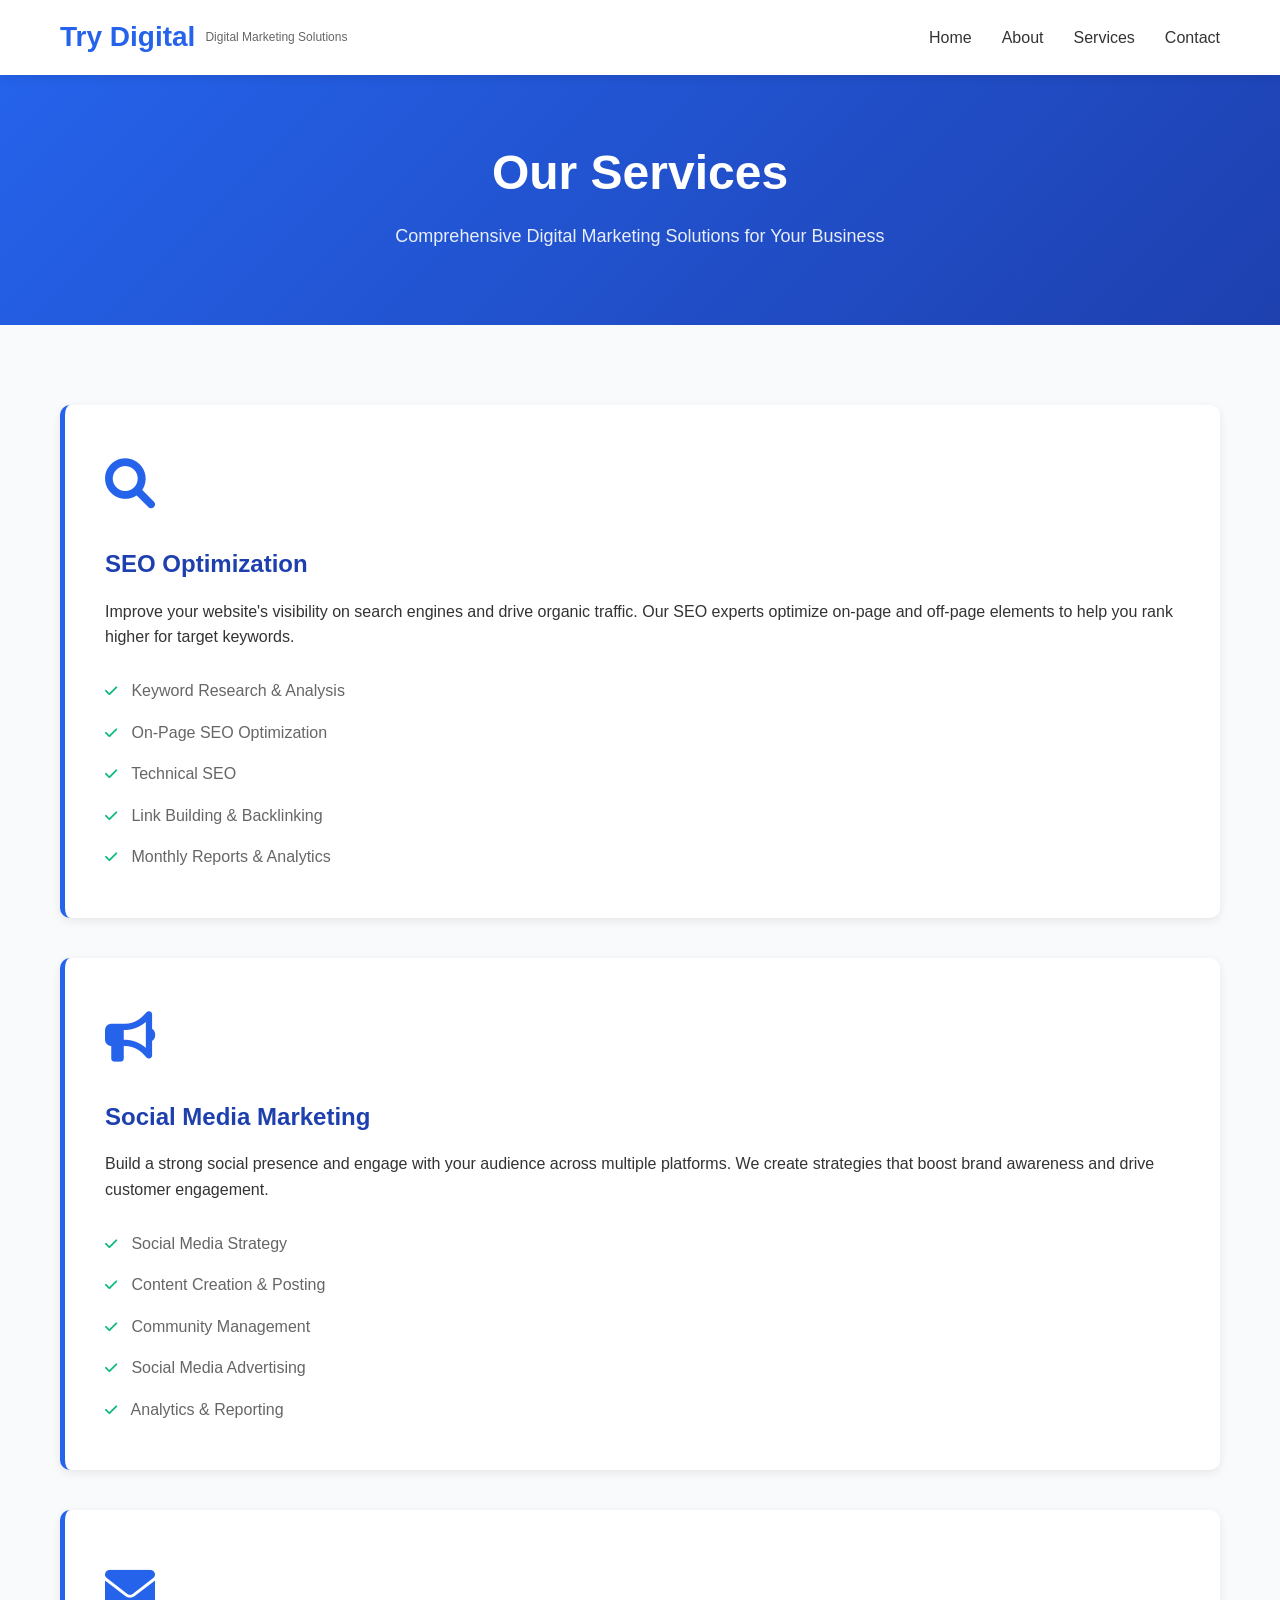
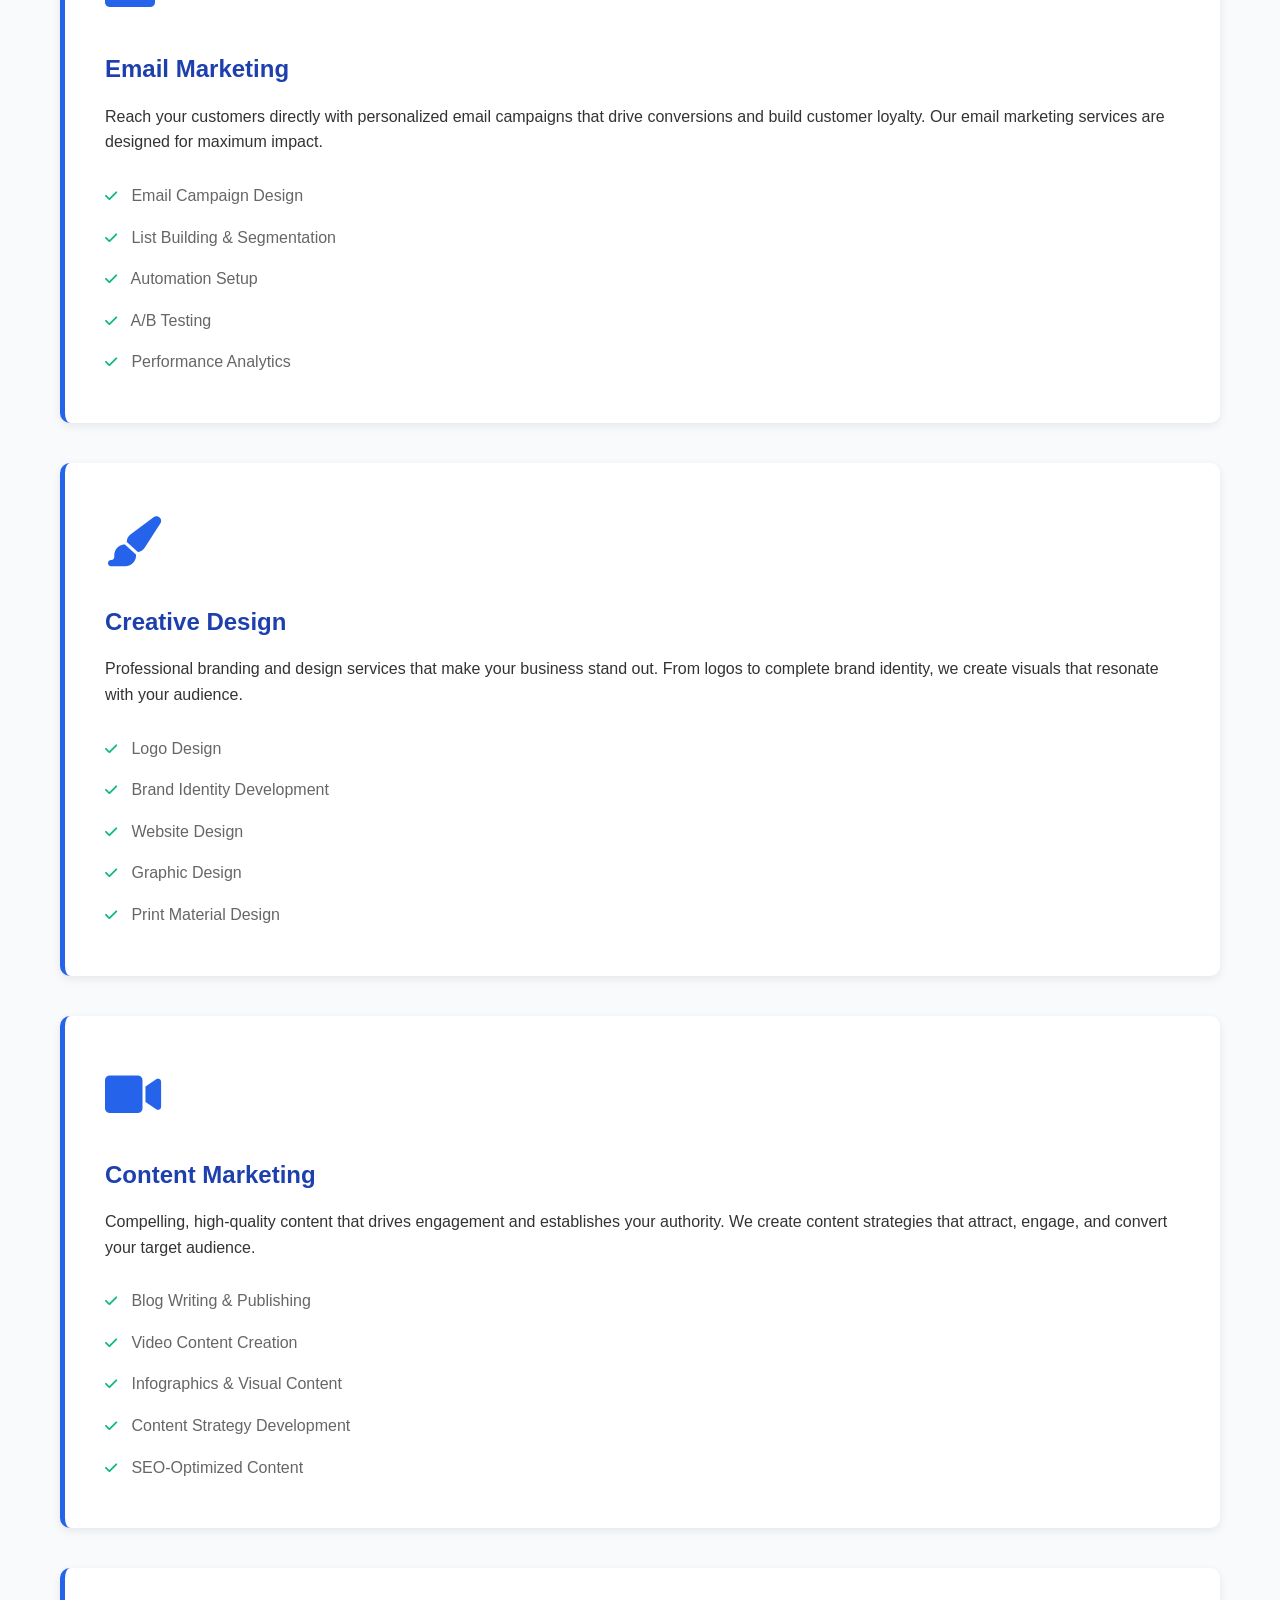
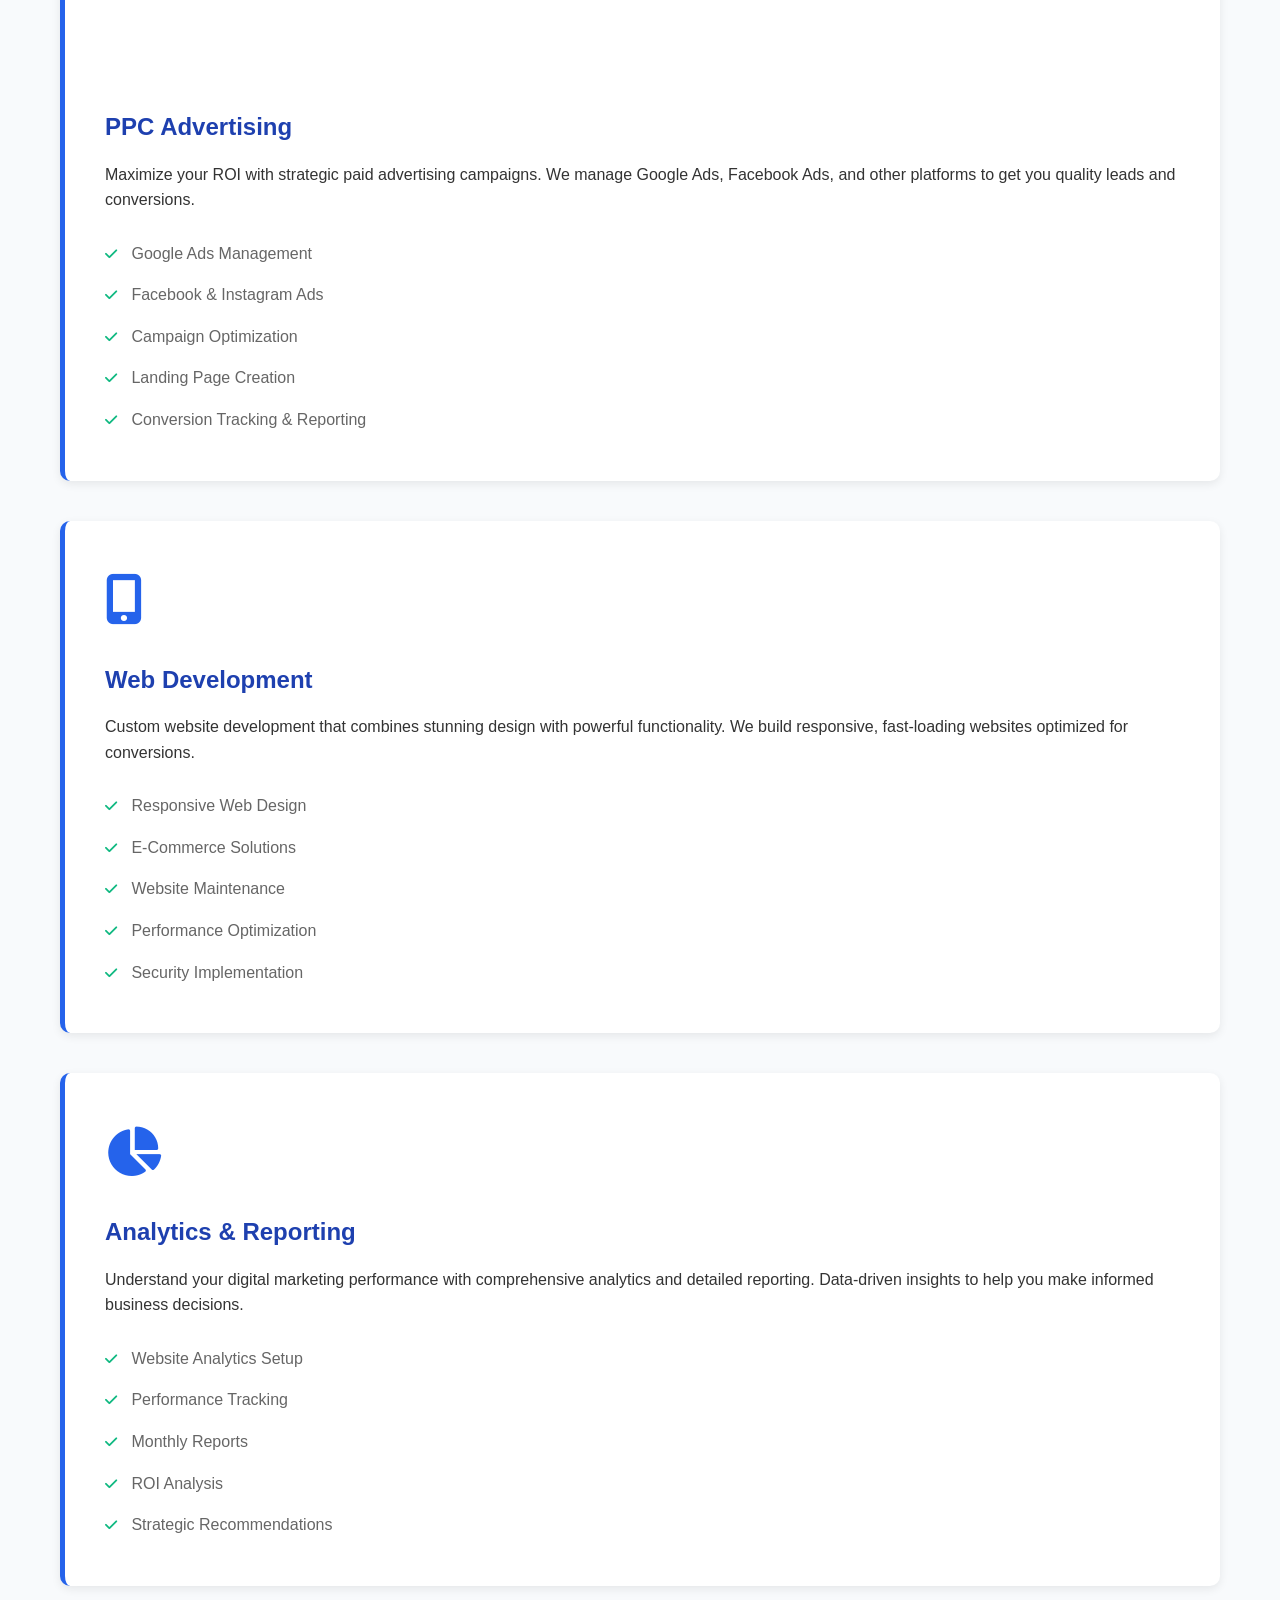
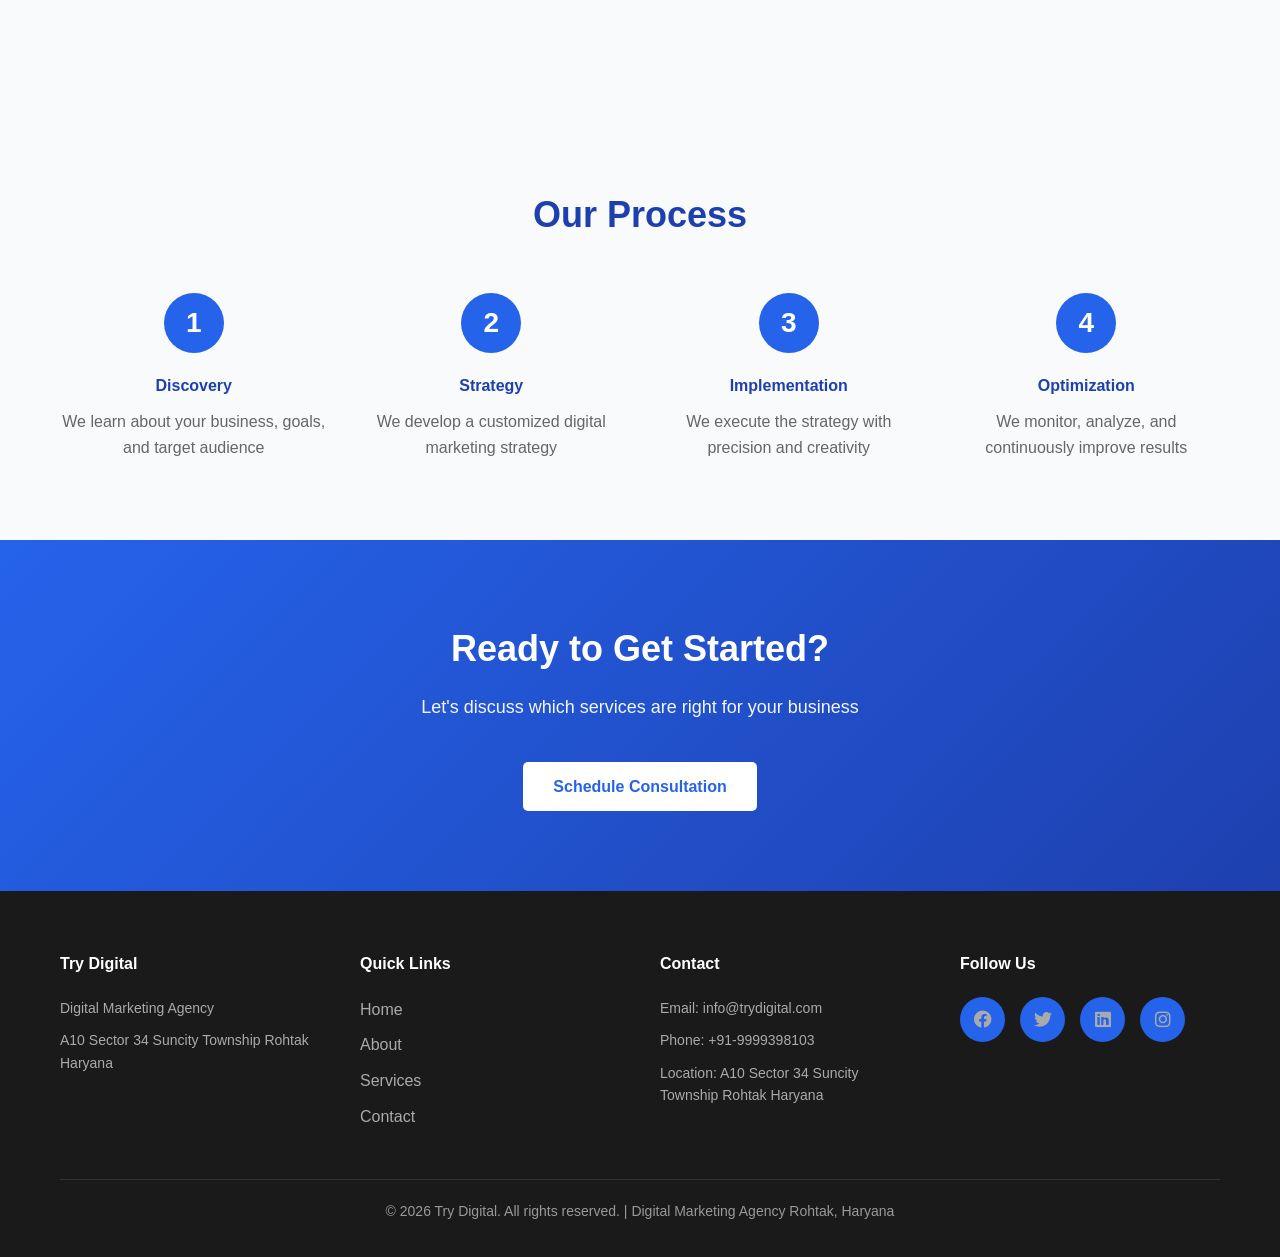
<file: services.html>
<!DOCTYPE html>
<html lang="en">
<head>
    <meta charset="UTF-8">
    <meta name="viewport" content="width=device-width, initial-scale=1.0">
    <title>Services - Try Digital Marketing Agency</title>
    <link rel="stylesheet" href="styles.css">
    <link rel="stylesheet" href="https://cdnjs.cloudflare.com/ajax/libs/font-awesome/6.0.0/css/all.min.css">
</head>
<body>
    <!-- Navigation Bar -->
    <nav class="navbar">
        <div class="container">
            <div class="nav-content">
                <div class="logo">
                    <h1>Try Digital</h1>
                    <p class="tagline">Digital Marketing Solutions</p>
                </div>
                <ul class="nav-links">
                    <li><a href="index.html">Home</a></li>
                    <li><a href="about.html">About</a></li>
                    <li><a href="services.html" class="active">Services</a></li>
                    <li><a href="contact.html">Contact</a></li>
                </ul>
            </div>
        </div>
    </nav>

    <!-- Page Header -->
    <section class="page-header">
        <div class="container">
            <h1>Our Services</h1>
            <p>Comprehensive Digital Marketing Solutions for Your Business</p>
        </div>
    </section>

    <!-- Services Details -->
    <section class="services-details">
        <div class="container">
            <div class="service-detail-card">
                <div class="service-icon">
                    <i class="fas fa-search"></i>
                </div>
                <h3>SEO Optimization</h3>
                <p>Improve your website's visibility on search engines and drive organic traffic. Our SEO experts optimize on-page and off-page elements to help you rank higher for target keywords.</p>
                <ul class="service-features">
                    <li><i class="fas fa-check"></i> Keyword Research & Analysis</li>
                    <li><i class="fas fa-check"></i> On-Page SEO Optimization</li>
                    <li><i class="fas fa-check"></i> Technical SEO</li>
                    <li><i class="fas fa-check"></i> Link Building & Backlinking</li>
                    <li><i class="fas fa-check"></i> Monthly Reports & Analytics</li>
                </ul>
            </div>

            <div class="service-detail-card">
                <div class="service-icon">
                    <i class="fas fa-bullhorn"></i>
                </div>
                <h3>Social Media Marketing</h3>
                <p>Build a strong social presence and engage with your audience across multiple platforms. We create strategies that boost brand awareness and drive customer engagement.</p>
                <ul class="service-features">
                    <li><i class="fas fa-check"></i> Social Media Strategy</li>
                    <li><i class="fas fa-check"></i> Content Creation & Posting</li>
                    <li><i class="fas fa-check"></i> Community Management</li>
                    <li><i class="fas fa-check"></i> Social Media Advertising</li>
                    <li><i class="fas fa-check"></i> Analytics & Reporting</li>
                </ul>
            </div>

            <div class="service-detail-card">
                <div class="service-icon">
                    <i class="fas fa-envelope"></i>
                </div>
                <h3>Email Marketing</h3>
                <p>Reach your customers directly with personalized email campaigns that drive conversions and build customer loyalty. Our email marketing services are designed for maximum impact.</p>
                <ul class="service-features">
                    <li><i class="fas fa-check"></i> Email Campaign Design</li>
                    <li><i class="fas fa-check"></i> List Building & Segmentation</li>
                    <li><i class="fas fa-check"></i> Automation Setup</li>
                    <li><i class="fas fa-check"></i> A/B Testing</li>
                    <li><i class="fas fa-check"></i> Performance Analytics</li>
                </ul>
            </div>

            <div class="service-detail-card">
                <div class="service-icon">
                    <i class="fas fa-paint-brush"></i>
                </div>
                <h3>Creative Design</h3>
                <p>Professional branding and design services that make your business stand out. From logos to complete brand identity, we create visuals that resonate with your audience.</p>
                <ul class="service-features">
                    <li><i class="fas fa-check"></i> Logo Design</li>
                    <li><i class="fas fa-check"></i> Brand Identity Development</li>
                    <li><i class="fas fa-check"></i> Website Design</li>
                    <li><i class="fas fa-check"></i> Graphic Design</li>
                    <li><i class="fas fa-check"></i> Print Material Design</li>
                </ul>
            </div>

            <div class="service-detail-card">
                <div class="service-icon">
                    <i class="fas fa-video"></i>
                </div>
                <h3>Content Marketing</h3>
                <p>Compelling, high-quality content that drives engagement and establishes your authority. We create content strategies that attract, engage, and convert your target audience.</p>
                <ul class="service-features">
                    <li><i class="fas fa-check"></i> Blog Writing & Publishing</li>
                    <li><i class="fas fa-check"></i> Video Content Creation</li>
                    <li><i class="fas fa-check"></i> Infographics & Visual Content</li>
                    <li><i class="fas fa-check"></i> Content Strategy Development</li>
                    <li><i class="fas fa-check"></i> SEO-Optimized Content</li>
                </ul>
            </div>

            <div class="service-detail-card">
                <div class="service-icon">
                    <i class="fas fa-ads"></i>
                </div>
                <h3>PPC Advertising</h3>
                <p>Maximize your ROI with strategic paid advertising campaigns. We manage Google Ads, Facebook Ads, and other platforms to get you quality leads and conversions.</p>
                <ul class="service-features">
                    <li><i class="fas fa-check"></i> Google Ads Management</li>
                    <li><i class="fas fa-check"></i> Facebook & Instagram Ads</li>
                    <li><i class="fas fa-check"></i> Campaign Optimization</li>
                    <li><i class="fas fa-check"></i> Landing Page Creation</li>
                    <li><i class="fas fa-check"></i> Conversion Tracking & Reporting</li>
                </ul>
            </div>

            <div class="service-detail-card">
                <div class="service-icon">
                    <i class="fas fa-mobile-alt"></i>
                </div>
                <h3>Web Development</h3>
                <p>Custom website development that combines stunning design with powerful functionality. We build responsive, fast-loading websites optimized for conversions.</p>
                <ul class="service-features">
                    <li><i class="fas fa-check"></i> Responsive Web Design</li>
                    <li><i class="fas fa-check"></i> E-Commerce Solutions</li>
                    <li><i class="fas fa-check"></i> Website Maintenance</li>
                    <li><i class="fas fa-check"></i> Performance Optimization</li>
                    <li><i class="fas fa-check"></i> Security Implementation</li>
                </ul>
            </div>

            <div class="service-detail-card">
                <div class="service-icon">
                    <i class="fas fa-chart-pie"></i>
                </div>
                <h3>Analytics & Reporting</h3>
                <p>Understand your digital marketing performance with comprehensive analytics and detailed reporting. Data-driven insights to help you make informed business decisions.</p>
                <ul class="service-features">
                    <li><i class="fas fa-check"></i> Website Analytics Setup</li>
                    <li><i class="fas fa-check"></i> Performance Tracking</li>
                    <li><i class="fas fa-check"></i> Monthly Reports</li>
                    <li><i class="fas fa-check"></i> ROI Analysis</li>
                    <li><i class="fas fa-check"></i> Strategic Recommendations</li>
                </ul>
            </div>
        </div>
    </section>

    <!-- Process Section -->
    <section class="process">
        <div class="container">
            <h2>Our Process</h2>
            <div class="process-steps">
                <div class="step">
                    <div class="step-number">1</div>
                    <h4>Discovery</h4>
                    <p>We learn about your business, goals, and target audience</p>
                </div>
                <div class="step">
                    <div class="step-number">2</div>
                    <h4>Strategy</h4>
                    <p>We develop a customized digital marketing strategy</p>
                </div>
                <div class="step">
                    <div class="step-number">3</div>
                    <h4>Implementation</h4>
                    <p>We execute the strategy with precision and creativity</p>
                </div>
                <div class="step">
                    <div class="step-number">4</div>
                    <h4>Optimization</h4>
                    <p>We monitor, analyze, and continuously improve results</p>
                </div>
            </div>
        </div>
    </section>

    <!-- Call to Action -->
    <section class="cta">
        <div class="container">
            <h2>Ready to Get Started?</h2>
            <p>Let's discuss which services are right for your business</p>
            <a href="contact.html" class="btn btn-primary">Schedule Consultation</a>
        </div>
    </section>

    <!-- Footer -->
    <footer class="footer">
        <div class="container">
            <div class="footer-content">
                <div class="footer-section">
                    <h4>Try Digital</h4>
                    <p>Digital Marketing Agency</p>
                    <p>A10 Sector 34 Suncity Township Rohtak Haryana</p>
                </div>
                <div class="footer-section">
                    <h4>Quick Links</h4>
                    <ul>
                        <li><a href="index.html">Home</a></li>
                        <li><a href="about.html">About</a></li>
                        <li><a href="services.html">Services</a></li>
                        <li><a href="contact.html">Contact</a></li>
                    </ul>
                </div>
                <div class="footer-section">
                    <h4>Contact</h4>
                    <p>Email: info@trydigital.com</p>
                    <p>Phone: +91-9999398103</p>
                    <p>Location: A10 Sector 34 Suncity Township Rohtak Haryana</p>
                </div>
                <div class="footer-section">
                    <h4>Follow Us</h4>
                    <div class="social-links">
                        <a href="#"><i class="fab fa-facebook"></i></a>
                        <a href="#"><i class="fab fa-twitter"></i></a>
                        <a href="#"><i class="fab fa-linkedin"></i></a>
                        <a href="#"><i class="fab fa-instagram"></i></a>
                    </div>
                </div>
            </div>
            <div class="footer-bottom">
                <p>&copy; 2026 Try Digital. All rights reserved. | Digital Marketing Agency Rohtak, Haryana</p>
            </div>
        </div>
    </footer>

    <script src="script.js"></script>
</body>
</html>
</file>
<file: styles.css>
/* ===== Global Styles ===== */
* {
    margin: 0;
    padding: 0;
    box-sizing: border-box;
}

:root {
    --primary-color: #2563eb;
    --secondary-color: #1e40af;
    --text-color: #333;
    --light-bg: #f8fafc;
    --border-color: #e2e8f0;
    --success-color: #10b981;
    --font-family: 'Segoe UI', Tahoma, Geneva, Verdana, sans-serif;
}

html {
    scroll-behavior: smooth;
}

body {
    font-family: var(--font-family);
    color: var(--text-color);
    line-height: 1.6;
    overflow-x: hidden;
}

.container {
    max-width: 1200px;
    margin: 0 auto;
    padding: 0 20px;
}

/* ===== Typography ===== */
h1, h2, h3, h4, h5, h6 {
    font-weight: 700;
    margin-bottom: 10px;
    color: var(--text-color);
}

h1 {
    font-size: 48px;
    margin-bottom: 20px;
}

h2 {
    font-size: 36px;
    text-align: center;
    margin-bottom: 40px;
    color: var(--secondary-color);
}

h3 {
    font-size: 24px;
}

p {
    margin-bottom: 15px;
}

/* ===== Buttons ===== */
.btn {
    display: inline-block;
    padding: 12px 30px;
    font-size: 16px;
    font-weight: 600;
    border-radius: 5px;
    text-decoration: none;
    cursor: pointer;
    transition: all 0.3s ease;
    border: none;
    text-align: center;
}

.btn-primary {
    background-color: var(--primary-color);
    color: white;
}

.btn-primary:hover {
    background-color: var(--secondary-color);
    transform: translateY(-2px);
    box-shadow: 0 10px 20px rgba(37, 99, 235, 0.3);
}

.btn-secondary {
    background-color: transparent;
    color: var(--primary-color);
    border: 2px solid var(--primary-color);
}

.btn-secondary:hover {
    background-color: var(--primary-color);
    color: white;
}

/* ===== Navigation Bar ===== */
.navbar {
    background-color: white;
    box-shadow: 0 2px 10px rgba(0, 0, 0, 0.1);
    position: sticky;
    top: 0;
    z-index: 1000;
}

.nav-content {
    display: flex;
    justify-content: space-between;
    align-items: center;
    padding: 15px 0;
}

.logo {
    display: flex;
    align-items: center;
    gap: 10px;
}

.logo h1 {
    font-size: 28px;
    color: var(--primary-color);
    margin: 0;
}

.tagline {
    font-size: 12px;
    color: #666;
    margin: 0;
}

.nav-links {
    display: flex;
    list-style: none;
    gap: 30px;
}

.nav-links a {
    text-decoration: none;
    color: var(--text-color);
    font-weight: 500;
    transition: color 0.3s ease;
    position: relative;
}

.nav-links a:hover,
.nav-links a.active {
    color: var(--primary-color);
}

.nav-links a.active::after {
    content: '';
    position: absolute;
    bottom: -5px;
    left: 0;
    width: 100%;
    height: 2px;
    background-color: var(--primary-color);
}

/* ===== Hero Section ===== */
.hero {
    background: linear-gradient(135deg, var(--primary-color) 0%, var(--secondary-color) 100%);
    color: white;
    padding: 120px 0;
    text-align: center;
    position: relative;
    overflow: hidden;
}

.hero::before {
    content: '';
    position: absolute;
    top: -50%;
    right: -10%;
    width: 500px;
    height: 500px;
    background: rgba(255, 255, 255, 0.1);
    border-radius: 50%;
}

.hero-content {
    position: relative;
    z-index: 2;
}

.hero h2 {
    font-size: 56px;
    color: white;
    margin-bottom: 20px;
    text-shadow: 2px 2px 4px rgba(0, 0, 0, 0.2);
}

.hero p {
    font-size: 20px;
    margin-bottom: 40px;
    color: rgba(255, 255, 255, 0.95);
}

.hero-buttons {
    display: flex;
    gap: 20px;
    justify-content: center;
    flex-wrap: wrap;
}

/* ===== Page Header ===== */
.page-header {
    background: linear-gradient(135deg, var(--primary-color) 0%, var(--secondary-color) 100%);
    color: white;
    padding: 60px 0;
    text-align: center;
}

.page-header h1 {
    color: white;
    margin-bottom: 10px;
}

.page-header p {
    font-size: 18px;
    color: rgba(255, 255, 255, 0.9);
}

/* ===== Features Section ===== */
.features {
    padding: 80px 0;
    background-color: var(--light-bg);
}

.features-grid {
    display: grid;
    grid-template-columns: repeat(auto-fit, minmax(250px, 1fr));
    gap: 30px;
    margin-top: 50px;
}

.feature-card {
    background: white;
    padding: 40px;
    border-radius: 10px;
    text-align: center;
    box-shadow: 0 5px 15px rgba(0, 0, 0, 0.08);
    transition: all 0.3s ease;
}

.feature-card:hover {
    transform: translateY(-10px);
    box-shadow: 0 15px 30px rgba(0, 0, 0, 0.15);
}

.feature-card i {
    font-size: 48px;
    color: var(--primary-color);
    margin-bottom: 20px;
}

.feature-card h3 {
    margin-bottom: 15px;
    font-size: 20px;
}

/* ===== Services Preview Section ===== */
.services-preview {
    padding: 80px 0;
}

.services-grid {
    display: grid;
    grid-template-columns: repeat(auto-fit, minmax(280px, 1fr));
    gap: 30px;
    margin: 50px 0;
}

.service-item {
    background: white;
    padding: 35px;
    border-radius: 10px;
    text-align: center;
    box-shadow: 0 3px 10px rgba(0, 0, 0, 0.08);
    transition: all 0.3s ease;
    border-top: 4px solid var(--primary-color);
}

.service-item:hover {
    transform: translateY(-8px);
    box-shadow: 0 10px 25px rgba(0, 0, 0, 0.12);
}

.service-item i {
    font-size: 40px;
    color: var(--primary-color);
    margin-bottom: 15px;
}

.service-item h3 {
    font-size: 18px;
    margin-bottom: 10px;
}

.center-button {
    text-align: center;
    margin-top: 50px;
}

/* ===== Services Details Section ===== */
.services-details {
    padding: 80px 0;
    background-color: var(--light-bg);
}

.service-detail-card {
    background: white;
    padding: 40px;
    margin-bottom: 40px;
    border-radius: 10px;
    box-shadow: 0 3px 10px rgba(0, 0, 0, 0.08);
    border-left: 5px solid var(--primary-color);
}

.service-icon {
    font-size: 50px;
    color: var(--primary-color);
    margin-bottom: 20px;
}

.service-detail-card h3 {
    font-size: 24px;
    margin-bottom: 15px;
    color: var(--secondary-color);
}

.service-features {
    list-style: none;
    margin-top: 20px;
}

.service-features li {
    padding: 8px 0;
    color: #666;
}

.service-features i {
    color: var(--success-color);
    margin-right: 10px;
    font-size: 14px;
}

/* ===== About Section ===== */
.about-preview {
    padding: 80px 0;
}

.about-section {
    padding: 80px 0;
    background-color: var(--light-bg);
}

.about-grid {
    display: grid;
    grid-template-columns: 1fr 1fr;
    gap: 50px;
    align-items: center;
}

.about-text {
    line-height: 1.8;
}

.about-text h2 {
    text-align: left;
    margin-bottom: 30px;
}

.about-text p {
    color: #666;
    margin-bottom: 20px;
    font-size: 16px;
}

/* ===== Mission & Vision Section ===== */
.mission-vision {
    padding: 80px 0;
}

.mv-grid {
    display: grid;
    grid-template-columns: repeat(auto-fit, minmax(300px, 1fr));
    gap: 40px;
    margin-top: 50px;
}

.mv-card {
    background: linear-gradient(135deg, var(--primary-color), var(--secondary-color));
    color: white;
    padding: 40px;
    border-radius: 10px;
    text-align: center;
    box-shadow: 0 5px 15px rgba(37, 99, 235, 0.3);
}

.mv-card i {
    font-size: 48px;
    margin-bottom: 20px;
}

.mv-card h3 {
    color: white;
    margin-bottom: 15px;
}

.mv-card p {
    color: rgba(255, 255, 255, 0.95);
    font-size: 15px;
}

/* ===== Why Choose Section ===== */
.why-choose {
    padding: 80px 0;
    background-color: var(--light-bg);
}

.choose-grid {
    display: grid;
    grid-template-columns: repeat(auto-fit, minmax(300px, 1fr));
    gap: 30px;
    margin-top: 50px;
}

.choose-item {
    background: white;
    padding: 30px;
    border-radius: 8px;
    box-shadow: 0 3px 10px rgba(0, 0, 0, 0.08);
}

.choose-item i {
    color: var(--success-color);
    font-size: 24px;
    margin-bottom: 15px;
}

.choose-item h4 {
    color: var(--secondary-color);
    margin-bottom: 10px;
    font-size: 18px;
}

.choose-item p {
    color: #666;
    font-size: 15px;
    margin: 0;
}

/* ===== Team Section ===== */
.team {
    padding: 80px 0;
}

.section-subtitle {
    text-align: center;
    color: #666;
    font-size: 18px;
    margin: -30px 0 50px 0;
}

.team-grid {
    display: grid;
    grid-template-columns: repeat(auto-fit, minmax(250px, 1fr));
    gap: 40px;
    margin-top: 50px;
}

.team-member {
    background: white;
    padding: 40px;
    text-align: center;
    border-radius: 10px;
    box-shadow: 0 3px 10px rgba(0, 0, 0, 0.08);
    transition: all 0.3s ease;
}

.team-member:hover {
    transform: translateY(-10px);
    box-shadow: 0 10px 25px rgba(0, 0, 0, 0.12);
}

.member-image {
    font-size: 80px;
    color: var(--primary-color);
    margin-bottom: 20px;
}

.team-member h4 {
    font-size: 18px;
    margin-bottom: 10px;
    color: var(--secondary-color);
}

.team-member p {
    color: #666;
    font-size: 14px;
    margin: 0;
}

/* ===== Credentials Section ===== */
.credentials {
    background: linear-gradient(135deg, var(--primary-color) 0%, var(--secondary-color) 100%);
    color: white;
    padding: 80px 0;
}

.credentials-content {
    display: grid;
    grid-template-columns: repeat(auto-fit, minmax(250px, 1fr));
    gap: 40px;
}

.credential-card {
    text-align: center;
    background: rgba(255, 255, 255, 0.1);
    padding: 40px;
    border-radius: 10px;
    backdrop-filter: blur(10px);
    transition: all 0.3s ease;
}

.credential-card:hover {
    background: rgba(255, 255, 255, 0.15);
    transform: translateY(-5px);
}

.credential-card i {
    font-size: 48px;
    margin-bottom: 20px;
    color: white;
}

.credential-card h3 {
    color: white;
    font-size: 22px;
    margin-bottom: 10px;
}

.credential-card p {
    font-size: 16px;
    color: rgba(255, 255, 255, 0.95);
    margin-bottom: 8px;
}

.credential-institute {
    font-size: 14px;
    color: rgba(255, 255, 255, 0.85);
    font-style: italic;
    margin: 0;
}

/* ===== Process Section ===== */
.process {
    padding: 80px 0;
    background-color: var(--light-bg);
}

.process-steps {
    display: grid;
    grid-template-columns: repeat(auto-fit, minmax(220px, 1fr));
    gap: 30px;
    margin-top: 50px;
}

.step {
    text-align: center;
    position: relative;
}

.step-number {
    width: 60px;
    height: 60px;
    background: var(--primary-color);
    color: white;
    border-radius: 50%;
    display: flex;
    align-items: center;
    justify-content: center;
    font-size: 28px;
    font-weight: bold;
    margin: 0 auto 20px;
}

.step h4 {
    color: var(--secondary-color);
    margin-bottom: 10px;
}

.step p {
    color: #666;
    margin: 0;
}

/* ===== Contact Section ===== */
.contact-section {
    padding: 80px 0;
}

.contact-grid {
    display: grid;
    grid-template-columns: 1fr 1fr;
    gap: 50px;
}

.contact-info {
    background-color: var(--light-bg);
    padding: 40px;
    border-radius: 10px;
}

.contact-info h2 {
    text-align: left;
    margin-bottom: 30px;
}

.info-item {
    display: flex;
    gap: 20px;
    margin-bottom: 30px;
}

.info-item i {
    font-size: 24px;
    color: var(--primary-color);
    min-width: 30px;
    margin-top: 5px;
}

.info-item h4 {
    color: var(--secondary-color);
    margin-bottom: 8px;
    font-size: 16px;
}

.info-item p {
    color: #666;
    margin: 0;
}

.info-item a {
    color: var(--primary-color);
    text-decoration: none;
}

.info-item a:hover {
    text-decoration: underline;
}

.social-section {
    margin-top: 40px;
    padding-top: 30px;
    border-top: 2px solid var(--border-color);
}

.social-section h4 {
    color: var(--secondary-color);
    margin-bottom: 15px;
}

.social-links {
    display: flex;
    gap: 15px;
}

.social-links a {
    width: 45px;
    height: 45px;
    background: var(--primary-color);
    color: white;
    border-radius: 50%;
    display: flex;
    align-items: center;
    justify-content: center;
    font-size: 18px;
    text-decoration: none;
    transition: all 0.3s ease;
}

.social-links a:hover {
    background: var(--secondary-color);
    transform: translateY(-5px);
}

/* ===== Contact Form ===== */
.contact-form-wrapper h2 {
    text-align: left;
    margin-bottom: 30px;
}

.contact-form {
    background: white;
    padding: 40px;
    border-radius: 10px;
    box-shadow: 0 5px 15px rgba(0, 0, 0, 0.08);
}

.form-group {
    margin-bottom: 25px;
}

.form-group label {
    display: block;
    margin-bottom: 8px;
    font-weight: 600;
    color: var(--text-color);
}

.form-group input,
.form-group select,
.form-group textarea {
    width: 100%;
    padding: 12px 15px;
    border: 2px solid var(--border-color);
    border-radius: 5px;
    font-family: var(--font-family);
    font-size: 15px;
    transition: border-color 0.3s ease;
}

.form-group input:focus,
.form-group select:focus,
.form-group textarea:focus {
    outline: none;
    border-color: var(--primary-color);
    box-shadow: 0 0 0 3px rgba(37, 99, 235, 0.1);
}

.form-group textarea {
    resize: vertical;
    min-height: 120px;
}

.contact-form button {
    width: 100%;
    padding: 14px;
    font-size: 16px;
    font-weight: 600;
}

/* ===== Contact Benefits ===== */
.why-contact {
    padding: 80px 0;
    background-color: var(--light-bg);
}

.contact-benefits {
    display: grid;
    grid-template-columns: repeat(auto-fit, minmax(250px, 1fr));
    gap: 30px;
    margin-top: 50px;
}

.benefit-item {
    background: white;
    padding: 35px;
    text-align: center;
    border-radius: 10px;
    box-shadow: 0 3px 10px rgba(0, 0, 0, 0.08);
}

.benefit-item i {
    font-size: 48px;
    color: var(--primary-color);
    margin-bottom: 15px;
}

.benefit-item h4 {
    color: var(--secondary-color);
    margin-bottom: 10px;
}

.benefit-item p {
    color: #666;
    margin: 0;
}

/* ===== Map Section ===== */
.map-section {
    padding: 80px 0;
}

.map-section h2 {
    margin-bottom: 40px;
}

.map-container {
    border-radius: 10px;
    overflow: hidden;
    box-shadow: 0 10px 30px rgba(0, 0, 0, 0.1);
    height: 400px;
}

/* ===== CTA Section ===== */
.cta {
    background: linear-gradient(135deg, var(--primary-color) 0%, var(--secondary-color) 100%);
    color: white;
    padding: 80px 0;
    text-align: center;
}

.cta h2 {
    color: white;
    margin-bottom: 15px;
}

.cta p {
    font-size: 18px;
    color: rgba(255, 255, 255, 0.95);
    margin-bottom: 40px;
}

.cta .btn-primary {
    background-color: white;
    color: var(--primary-color);
}

.cta .btn-primary:hover {
    background-color: var(--light-bg);
}

/* ===== Footer ===== */
.footer {
    background-color: #1a1a1a;
    color: #ccc;
    padding: 60px 0 20px;
}

.footer-content {
    display: grid;
    grid-template-columns: repeat(auto-fit, minmax(250px, 1fr));
    gap: 40px;
    margin-bottom: 40px;
}

.footer-section h4 {
    color: white;
    margin-bottom: 20px;
    font-size: 16px;
}

.footer-section p {
    color: #aaa;
    font-size: 14px;
    margin-bottom: 10px;
}

.footer-section ul {
    list-style: none;
}

.footer-section ul li {
    margin-bottom: 10px;
}

.footer-section a {
    color: #aaa;
    text-decoration: none;
    transition: color 0.3s ease;
}

.footer-section a:hover {
    color: var(--primary-color);
}

.footer-bottom {
    border-top: 1px solid #333;
    padding-top: 20px;
    text-align: center;
    color: #999;
    font-size: 14px;
}

/* ===== Responsive Design ===== */
@media (max-width: 768px) {
    .nav-links {
        gap: 15px;
        font-size: 14px;
    }

    .hero h2 {
        font-size: 36px;
    }

    h1 {
        font-size: 32px;
    }

    h2 {
        font-size: 28px;
    }

    .contact-grid,
    .about-grid {
        grid-template-columns: 1fr;
    }

    .hero-buttons {
        flex-direction: column;
        align-items: center;
    }

    .hero-buttons .btn {
        width: 100%;
        max-width: 300px;
    }

    .services-grid,
    .features-grid,
    .choose-grid,
    .contact-benefits {
        grid-template-columns: 1fr;
    }

    .map-container {
        height: 300px;
    }
}

@media (max-width: 480px) {
    .container {
        padding: 0 15px;
    }

    .nav-links {
        gap: 10px;
        font-size: 12px;
    }

    .logo h1 {
        font-size: 20px;
    }

    .hero {
        padding: 60px 0;
    }

    .hero h2 {
        font-size: 28px;
    }

    .hero p {
        font-size: 16px;
    }

    h2 {
        font-size: 24px;
    }

    .feature-card,
    .service-item,
    .service-detail-card {
        padding: 20px;
    }

    .credentials-content {
        gap: 20px;
    }

    .credential-card {
        padding: 25px;
    }
}
</file>
